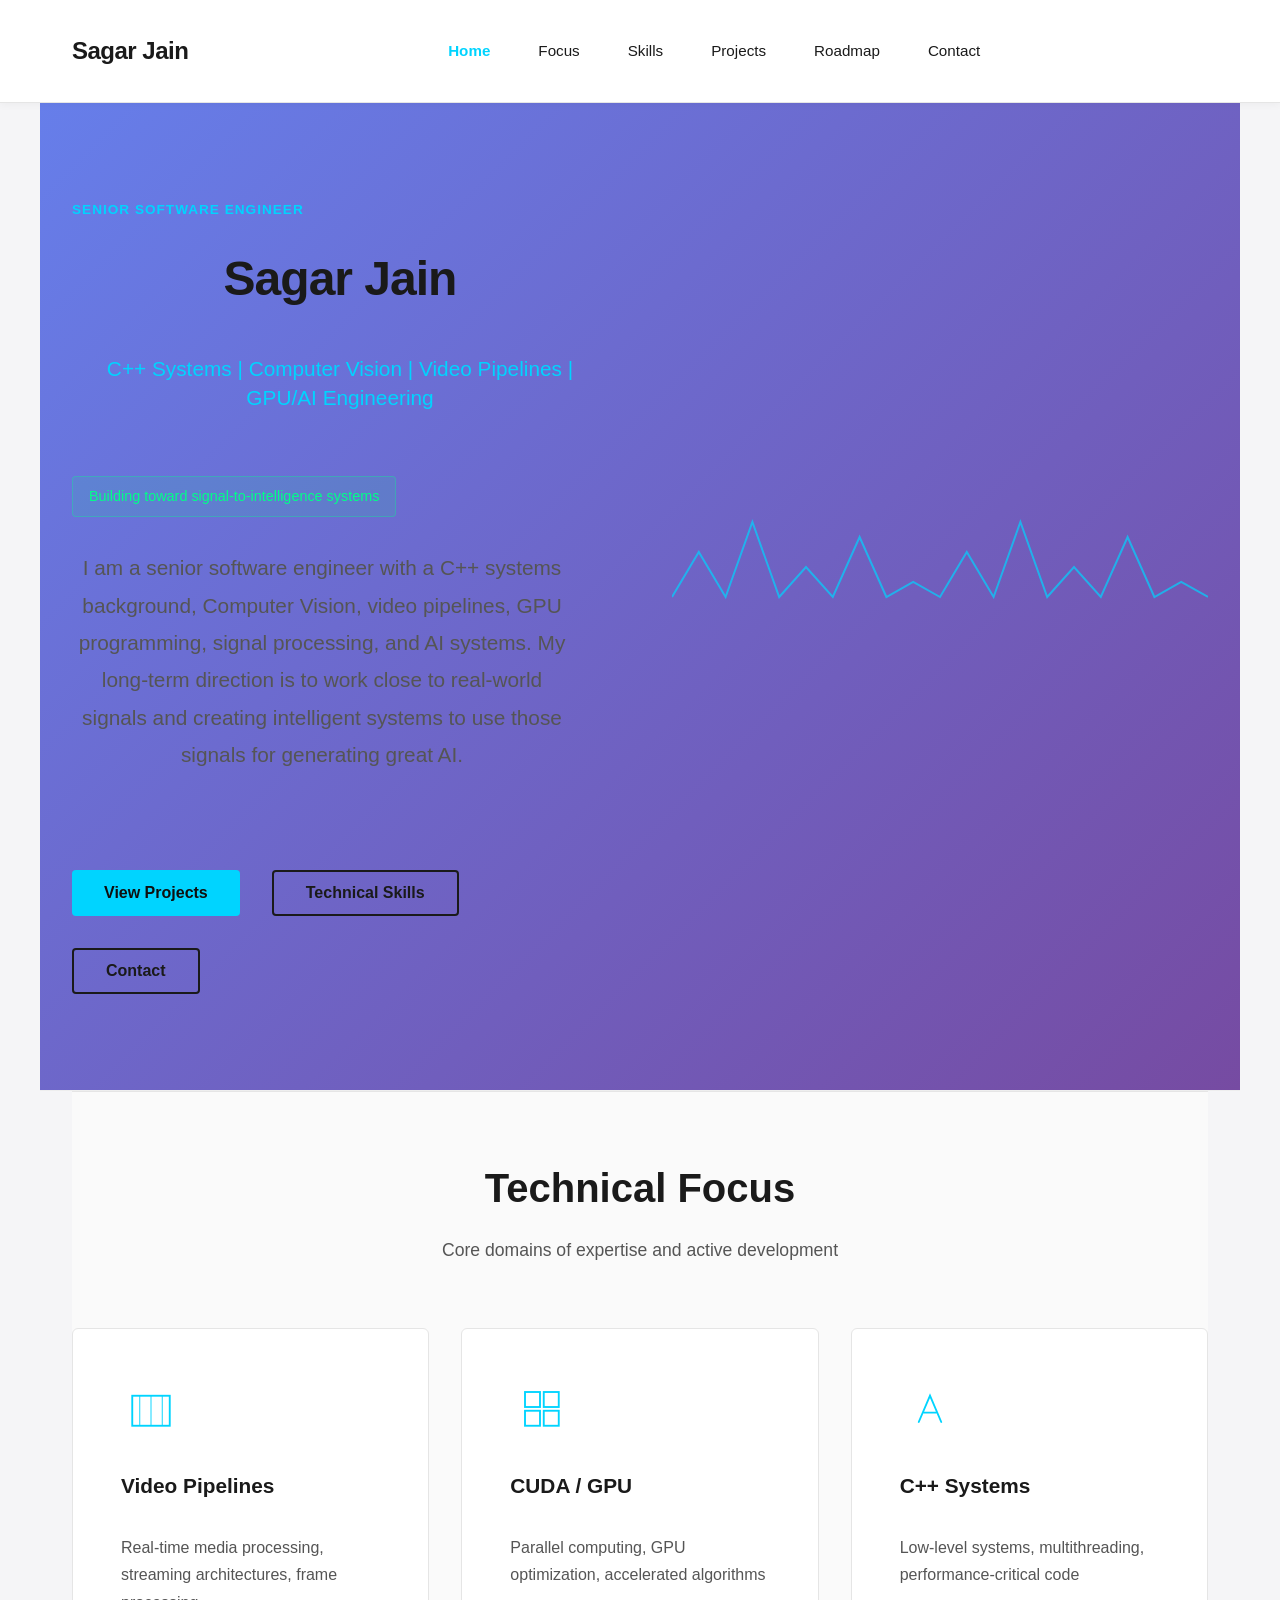
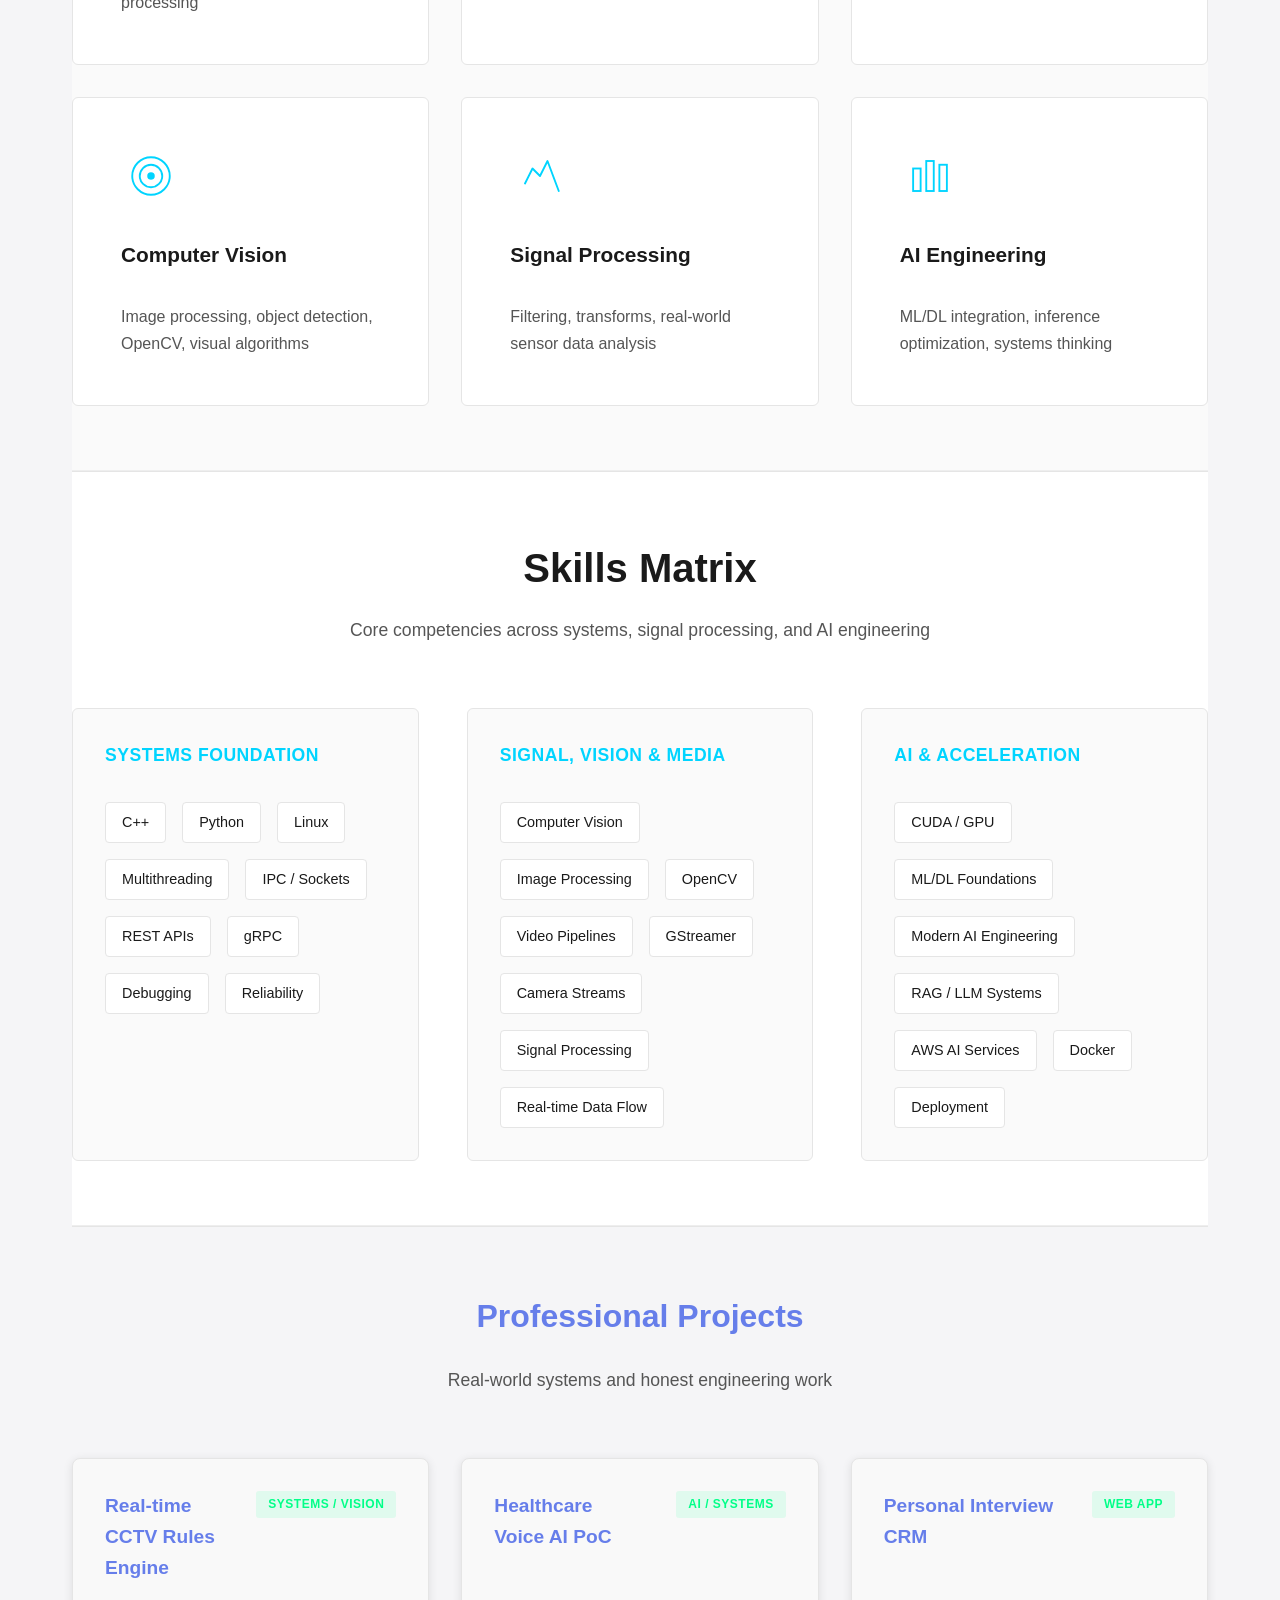
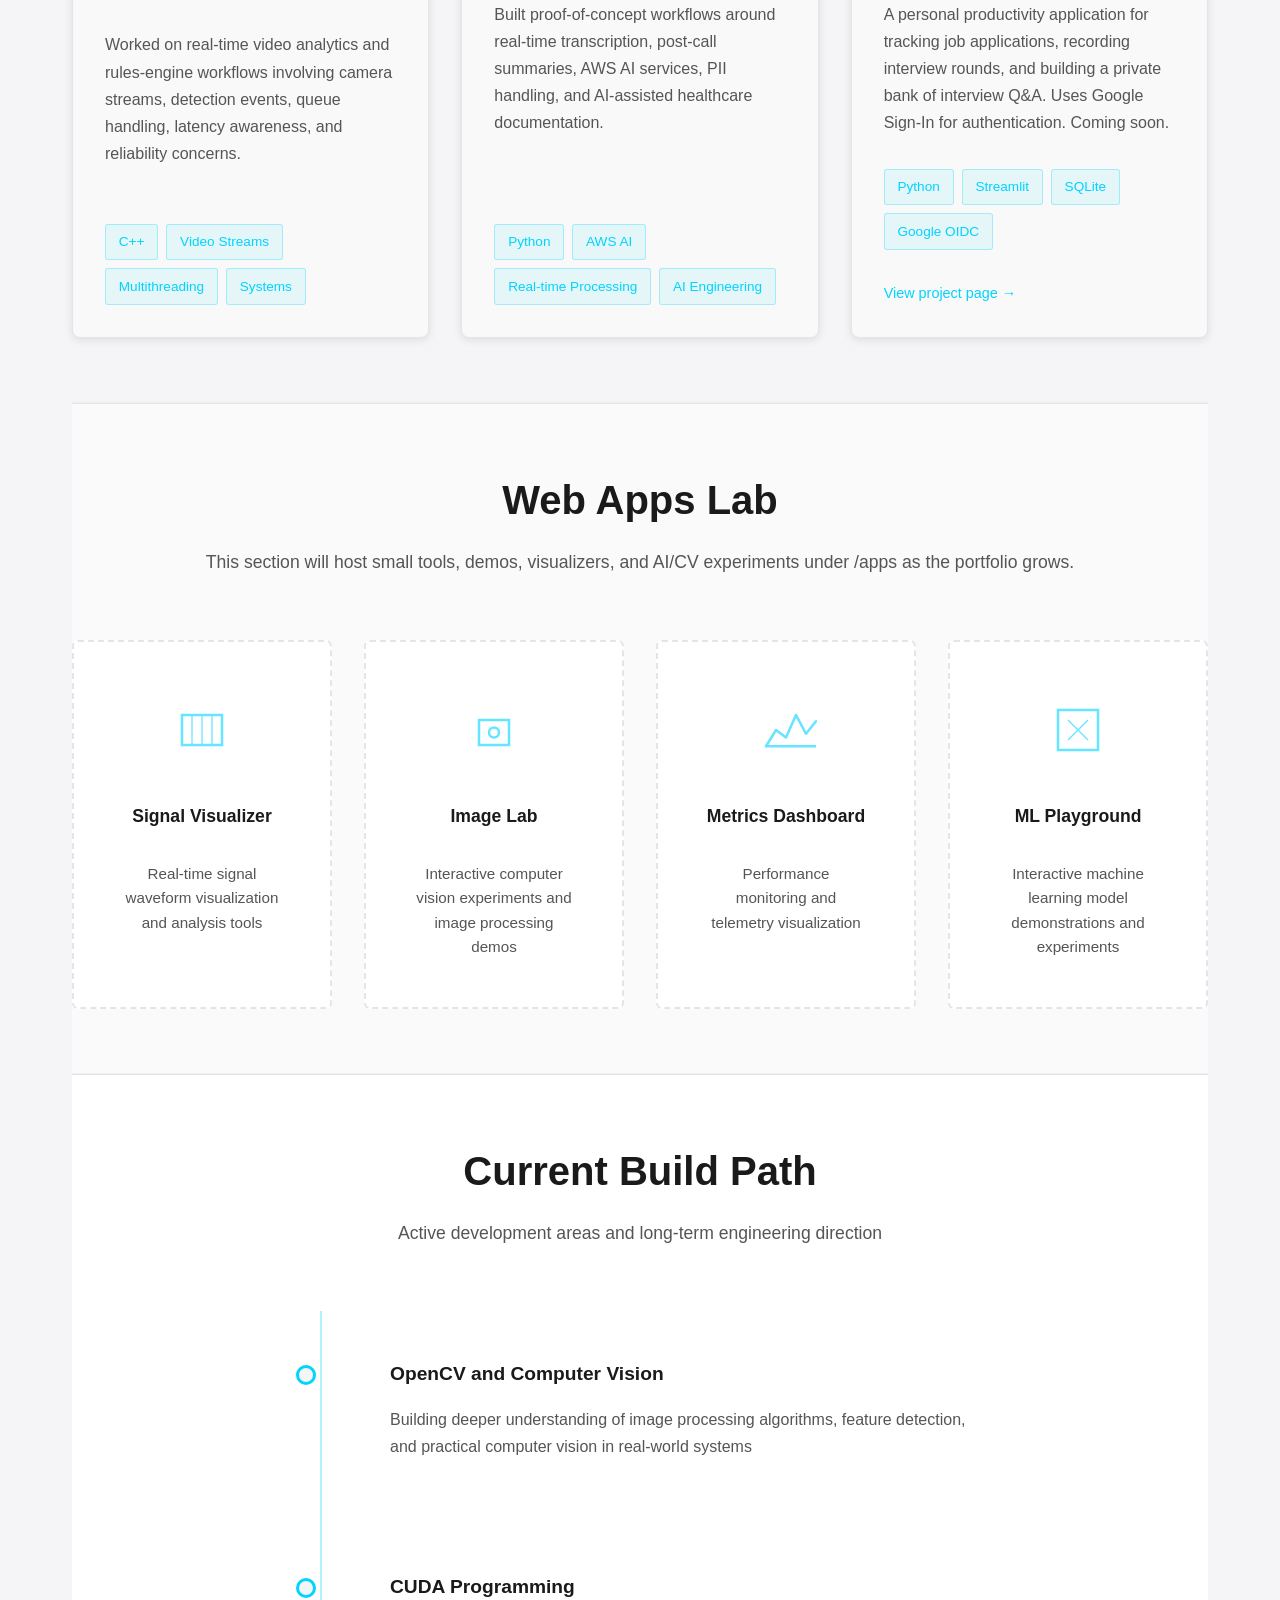
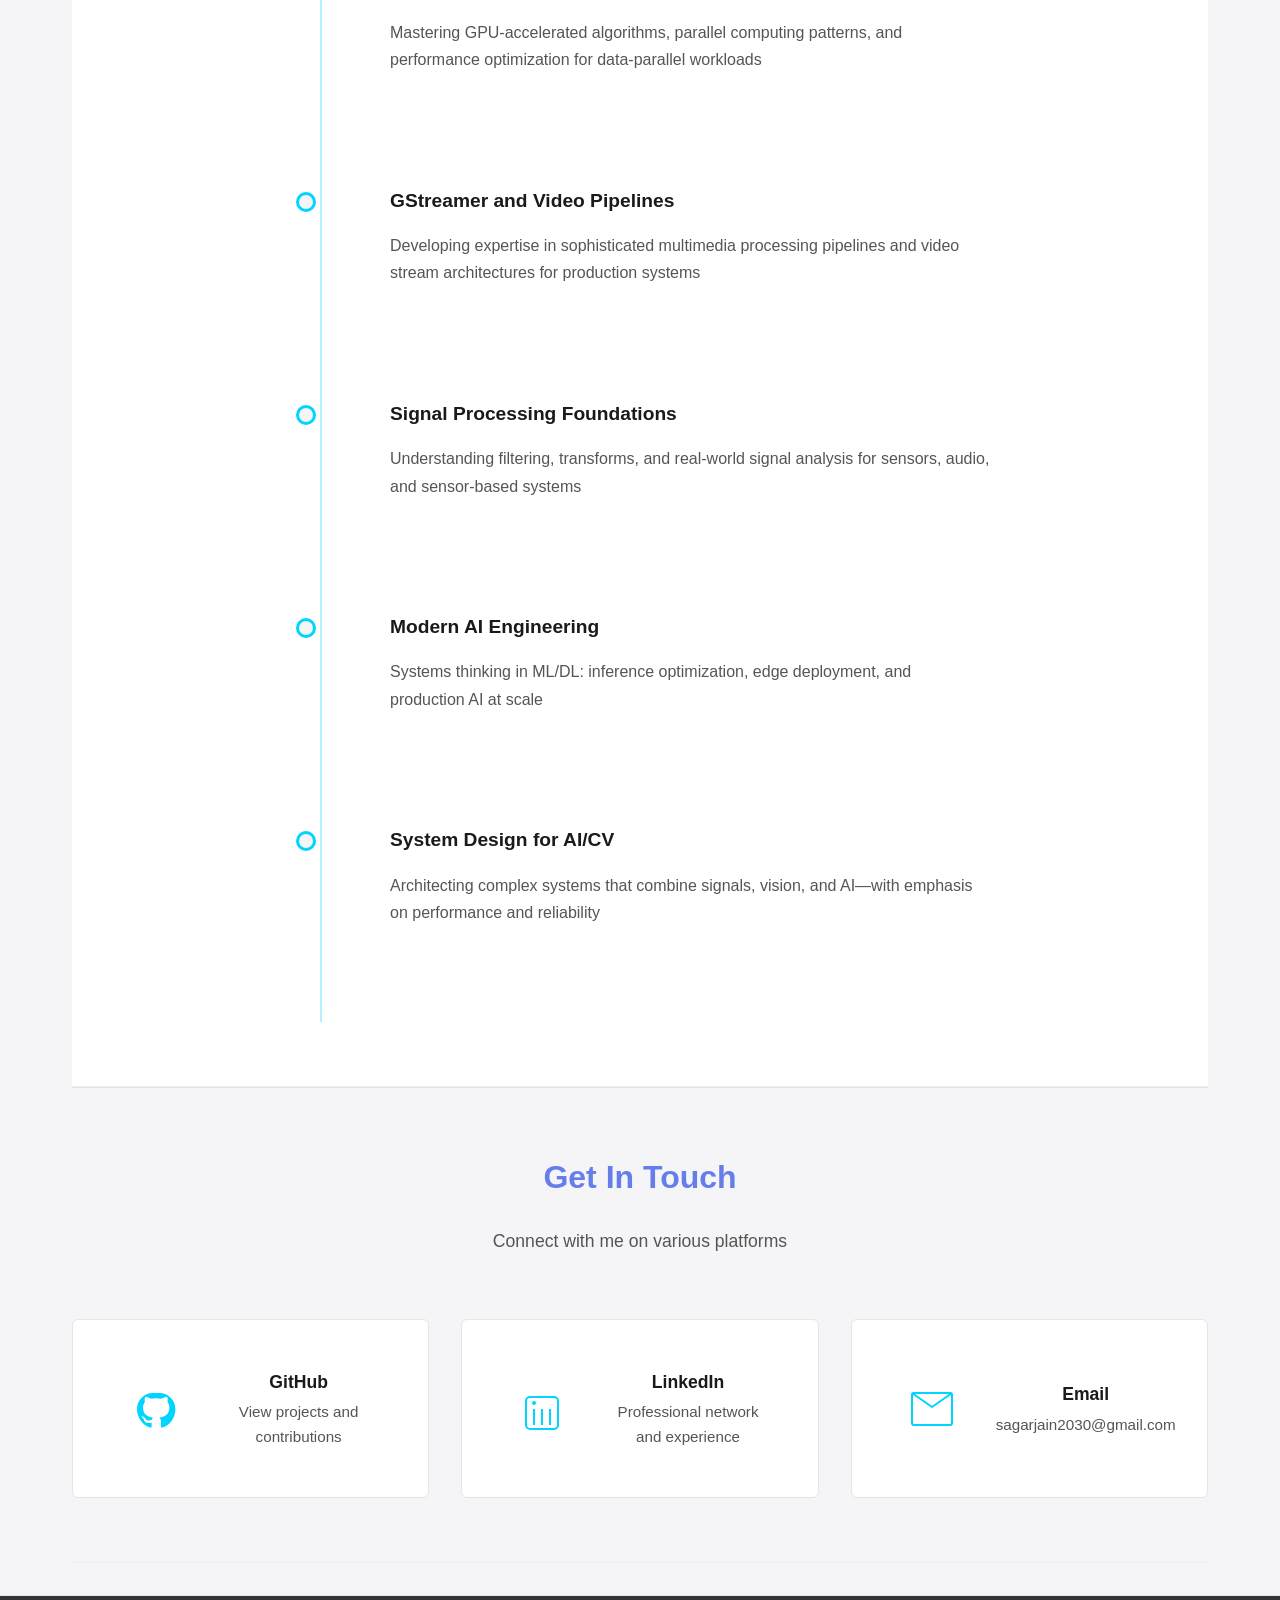
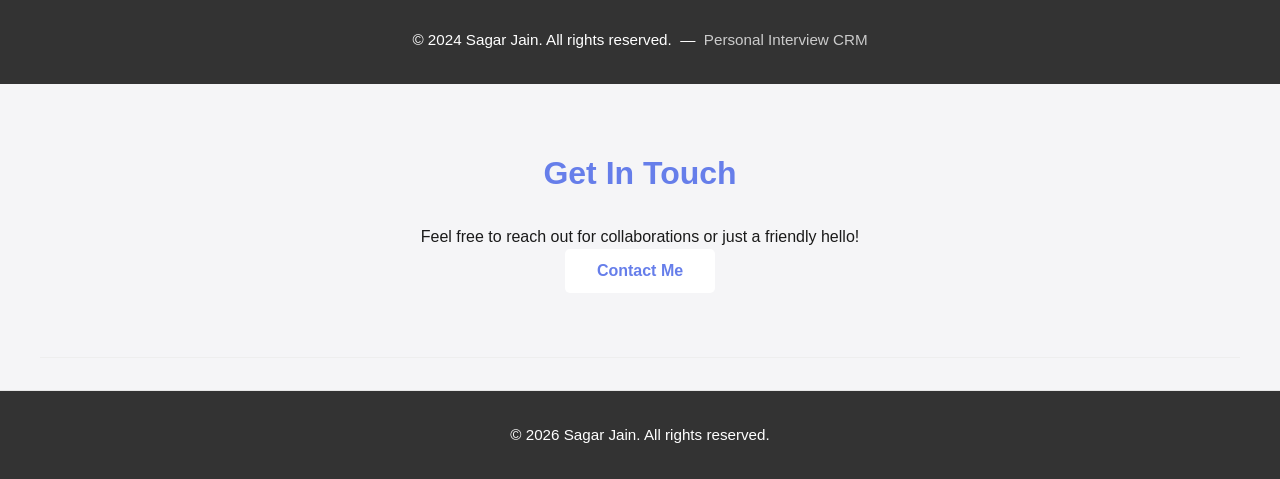
<file: index.html>
<!DOCTYPE html>
<html lang="en">
<head>
    <meta charset="UTF-8">
    <meta name="viewport" content="width=device-width, initial-scale=1.0">
    <title>Sagar Jain - Signal-to-Intelligence Engineer</title>
    <link rel="stylesheet" href="styles.css">
</head>
<body>
    <header>
        <nav class="navbar">
            <div class="logo">Sagar Jain</div>
            <ul class="nav-links">
                <li><a href="#home">Home</a></li>
                <li><a href="#focus">Focus</a></li>
                <li><a href="#skills">Skills</a></li>
                <li><a href="#projects">Projects</a></li>
                <li><a href="#roadmap">Roadmap</a></li>
                <li><a href="#contact">Contact</a></li>
            </ul>
            <button class="menu-toggle" aria-label="Toggle navigation menu">
                <span></span>
                <span></span>
                <span></span>
            </button>
        </nav>
    </header>

    <main>
        <!-- Hero Section -->
        <section id="home" class="hero">
            <div class="hero-content">
                <div class="hero-label">Senior Software Engineer</div>
                <h1>Sagar Jain</h1>
                <p class="hero-tagline">C++ Systems | Computer Vision | Video Pipelines | GPU/AI Engineering</p>
                <div class="hero-direction-badge">Building toward signal-to-intelligence systems</div>
                <p class="hero-intro">I am a senior software engineer with a C++ systems background, Computer Vision, video pipelines, GPU programming, signal processing, and AI systems. My long-term direction is to work close to real-world signals and creating intelligent systems to use those signals for generating great AI.</p>
                <div class="hero-buttons">
                    <button class="btn btn-primary" data-target="#projects">View Projects</button>
                    <button class="btn btn-secondary" data-target="#skills">Technical Skills</button>
                    <button class="btn btn-secondary" data-target="#contact">Contact</button>
                </div>
            </div>
            <div class="hero-visual">
                <svg class="signal-wave" viewBox="0 0 400 100" preserveAspectRatio="none">
                    <polyline points="0,50 20,35 40,50 60,25 80,50 100,40 120,50 140,30 160,50 180,45 200,50 220,35 240,50 260,25 280,50 300,40 320,50 340,30 360,50 380,45 400,50" 
                              fill="none" stroke="currentColor" stroke-width="2" vector-effect="non-scaling-stroke"/>
                </svg>
            </div>
        </section>

        <!-- Technical Focus Section -->
        <section id="focus" class="technical-focus">
            <div class="section-header">
                <h2>Technical Focus</h2>
                <p>Core domains of expertise and active development</p>
            </div>
            <div class="focus-grid">
                <div class="focus-card">
                    <div class="focus-icon">
                        <svg viewBox="0 0 64 64">
                            <rect x="12" y="20" width="40" height="32" fill="none" stroke="currentColor" stroke-width="2"/>
                            <line x1="20" y1="20" x2="20" y2="52" stroke="currentColor" stroke-width="1"/>
                            <line x1="32" y1="20" x2="32" y2="52" stroke="currentColor" stroke-width="1"/>
                            <line x1="44" y1="20" x2="44" y2="52" stroke="currentColor" stroke-width="1"/>
                        </svg>
                    </div>
                    <h3>Video Pipelines</h3>
                    <p>Real-time media processing, streaming architectures, frame processing</p>
                </div>
                <div class="focus-card">
                    <div class="focus-icon">
                        <svg viewBox="0 0 64 64">
                            <rect x="16" y="16" width="16" height="16" fill="none" stroke="currentColor" stroke-width="2"/>
                            <rect x="36" y="16" width="16" height="16" fill="none" stroke="currentColor" stroke-width="2"/>
                            <rect x="16" y="36" width="16" height="16" fill="none" stroke="currentColor" stroke-width="2"/>
                            <rect x="36" y="36" width="16" height="16" fill="none" stroke="currentColor" stroke-width="2"/>
                        </svg>
                    </div>
                    <h3>CUDA / GPU</h3>
                    <p>Parallel computing, GPU optimization, accelerated algorithms</p>
                </div>
                <div class="focus-card">
                    <div class="focus-icon">
                        <svg viewBox="0 0 64 64">
                            <path d="M 20 48 L 32 20 L 44 48 M 26 38 L 38 38" fill="none" stroke="currentColor" stroke-width="2" stroke-linecap="round"/>
                        </svg>
                    </div>
                    <h3>C++ Systems</h3>
                    <p>Low-level systems, multithreading, performance-critical code</p>
                </div>
                <div class="focus-card">
                    <div class="focus-icon">
                        <svg viewBox="0 0 64 64">
                            <circle cx="32" cy="32" r="20" fill="none" stroke="currentColor" stroke-width="2"/>
                            <circle cx="32" cy="32" r="12" fill="none" stroke="currentColor" stroke-width="2"/>
                            <circle cx="32" cy="32" r="4" fill="currentColor"/>
                        </svg>
                    </div>
                    <h3>Computer Vision</h3>
                    <p>Image processing, object detection, OpenCV, visual algorithms</p>
                </div>
                <div class="focus-card">
                    <div class="focus-icon">
                        <svg viewBox="0 0 64 64">
                            <polyline points="16,40 24,24 32,32 40,16 52,48" fill="none" stroke="currentColor" stroke-width="2" stroke-linecap="round" stroke-linejoin="round"/>
                        </svg>
                    </div>
                    <h3>Signal Processing</h3>
                    <p>Filtering, transforms, real-world sensor data analysis</p>
                </div>
                <div class="focus-card">
                    <div class="focus-icon">
                        <svg viewBox="0 0 64 64">
                            <rect x="14" y="24" width="8" height="24" fill="none" stroke="currentColor" stroke-width="2"/>
                            <rect x="28" y="16" width="8" height="32" fill="none" stroke="currentColor" stroke-width="2"/>
                            <rect x="42" y="20" width="8" height="28" fill="none" stroke="currentColor" stroke-width="2"/>
                        </svg>
                    </div>
                    <h3>AI Engineering</h3>
                    <p>ML/DL integration, inference optimization, systems thinking</p>
                </div>
            </div>
        </section>

        <!-- Skills Matrix Section -->
        <section id="skills" class="skills-matrix">
            <div class="section-header">
                <h2>Skills Matrix</h2>
                <p>Core competencies across systems, signal processing, and AI engineering</p>
            </div>
            <div class="skills-container">
                <div class="skill-group">
                    <h3>Systems Foundation</h3>
                    <div class="skill-tags">
                        <span class="skill-tag">C++</span>
                        <span class="skill-tag">Python</span>
                        <span class="skill-tag">Linux</span>
                        <span class="skill-tag">Multithreading</span>
                        <span class="skill-tag">IPC / Sockets</span>
                        <span class="skill-tag">REST APIs</span>
                        <span class="skill-tag">gRPC</span>
                        <span class="skill-tag">Debugging</span>
                        <span class="skill-tag">Reliability</span>
                    </div>
                </div>
                <div class="skill-group">
                    <h3>Signal, Vision & Media</h3>
                    <div class="skill-tags">
                        <span class="skill-tag">Computer Vision</span>
                        <span class="skill-tag">Image Processing</span>
                        <span class="skill-tag">OpenCV</span>
                        <span class="skill-tag">Video Pipelines</span>
                        <span class="skill-tag">GStreamer</span>
                        <span class="skill-tag">Camera Streams</span>
                        <span class="skill-tag">Signal Processing</span>
                        <span class="skill-tag">Real-time Data Flow</span>
                    </div>
                </div>
                <div class="skill-group">
                    <h3>AI & Acceleration</h3>
                    <div class="skill-tags">
                        <span class="skill-tag">CUDA / GPU</span>
                        <span class="skill-tag">ML/DL Foundations</span>
                        <span class="skill-tag">Modern AI Engineering</span>
                        <span class="skill-tag">RAG / LLM Systems</span>
                        <span class="skill-tag">AWS AI Services</span>
                        <span class="skill-tag">Docker</span>
                        <span class="skill-tag">Deployment</span>
                    </div>
                </div>
            </div>
        </section>

        <!-- Projects Section -->
        <section id="projects" class="projects">
            <div class="section-header">
                <h2>Professional Projects</h2>
                <p>Real-world systems and honest engineering work</p>
            </div>
            <div class="projects-grid">
                <div class="project-card">
                    <div class="project-header">
                        <h3>Real-time CCTV Rules Engine</h3>
                        <span class="project-type">Systems / Vision</span>
                    </div>
                    <p>Worked on real-time video analytics and rules-engine workflows involving camera streams, detection events, queue handling, latency awareness, and reliability concerns.</p>
                    <div class="project-tags">
                        <span>C++</span>
                        <span>Video Streams</span>
                        <span>Multithreading</span>
                        <span>Systems</span>
                    </div>
                </div>
                <div class="project-card">
                    <div class="project-header">
                        <h3>Healthcare Voice AI PoC</h3>
                        <span class="project-type">AI / Systems</span>
                    </div>
                    <p>Built proof-of-concept workflows around real-time transcription, post-call summaries, AWS AI services, PII handling, and AI-assisted healthcare documentation.</p>
                    <div class="project-tags">
                        <span>Python</span>
                        <span>AWS AI</span>
                        <span>Real-time Processing</span>
                        <span>AI Engineering</span>
                    </div>
                </div>
                <div class="project-card">
                    <div class="project-header">
                        <h3>Personal Interview CRM</h3>
                        <span class="project-type">Web App</span>
                    </div>
                    <p>A personal productivity application for tracking job applications, recording interview rounds, and building a private bank of interview Q&amp;A. Uses Google Sign-In for authentication. Coming soon.</p>
                    <div class="project-tags">
                        <span>Python</span>
                        <span>Streamlit</span>
                        <span>SQLite</span>
                        <span>Google OIDC</span>
                    </div>
                    <a href="/interview-crm" style="color: var(--accent-cyan); font-size: 0.9rem; text-decoration: none; margin-top: auto;">View project page →</a>
                </div>
            </div>
        </section>

        <!-- Web Apps Lab Section -->
        <section id="apps" class="apps-lab">
            <div class="section-header">
                <h2>Web Apps Lab</h2>
                <p>This section will host small tools, demos, visualizers, and AI/CV experiments under /apps as the portfolio grows.</p>
            </div>
            <div class="apps-grid">
                <div class="app-placeholder">
                    <div class="app-icon">
                        <svg viewBox="0 0 64 64">
                            <rect x="16" y="20" width="32" height="24" fill="none" stroke="currentColor" stroke-width="2"/>
                            <line x1="24" y1="20" x2="24" y2="44" stroke="currentColor" stroke-width="1"/>
                            <line x1="32" y1="20" x2="32" y2="44" stroke="currentColor" stroke-width="1"/>
                            <line x1="40" y1="20" x2="40" y2="44" stroke="currentColor" stroke-width="1"/>
                        </svg>
                    </div>
                    <h3>Signal Visualizer</h3>
                    <p>Real-time signal waveform visualization and analysis tools</p>
                </div>
                <div class="app-placeholder">
                    <div class="app-icon">
                        <svg viewBox="0 0 64 64">
                            <rect x="20" y="24" width="24" height="20" fill="none" stroke="currentColor" stroke-width="2"/>
                            <circle cx="32" cy="34" r="4" fill="none" stroke="currentColor" stroke-width="2"/>
                        </svg>
                    </div>
                    <h3>Image Lab</h3>
                    <p>Interactive computer vision experiments and image processing demos</p>
                </div>
                <div class="app-placeholder">
                    <div class="app-icon">
                        <svg viewBox="0 0 64 64">
                            <polyline points="16,45 24,32 32,38 40,20 48,35 56,25" fill="none" stroke="currentColor" stroke-width="2" stroke-linecap="round" stroke-linejoin="round"/>
                            <line x1="16" y1="45" x2="56" y2="45" stroke="currentColor" stroke-width="2"/>
                        </svg>
                    </div>
                    <h3>Metrics Dashboard</h3>
                    <p>Performance monitoring and telemetry visualization</p>
                </div>
                <div class="app-placeholder">
                    <div class="app-icon">
                        <svg viewBox="0 0 64 64">
                            <rect x="16" y="16" width="32" height="32" fill="none" stroke="currentColor" stroke-width="2"/>
                            <line x1="24" y1="24" x2="40" y2="40" stroke="currentColor" stroke-width="1"/>
                            <line x1="40" y1="24" x2="24" y2="40" stroke="currentColor" stroke-width="1"/>
                        </svg>
                    </div>
                    <h3>ML Playground</h3>
                    <p>Interactive machine learning model demonstrations and experiments</p>
                </div>
            </div>
        </section>

        <!-- Learning Roadmap Section -->
        <section id="roadmap" class="learning-roadmap">
            <div class="section-header">
                <h2>Current Build Path</h2>
                <p>Active development areas and long-term engineering direction</p>
            </div>
            <div class="roadmap-container">
                <div class="roadmap-item">
                    <div class="roadmap-marker"></div>
                    <div class="roadmap-content">
                        <h3>OpenCV and Computer Vision</h3>
                        <p>Building deeper understanding of image processing algorithms, feature detection, and practical computer vision in real-world systems</p>
                    </div>
                </div>
                <div class="roadmap-item">
                    <div class="roadmap-marker"></div>
                    <div class="roadmap-content">
                        <h3>CUDA Programming</h3>
                        <p>Mastering GPU-accelerated algorithms, parallel computing patterns, and performance optimization for data-parallel workloads</p>
                    </div>
                </div>
                <div class="roadmap-item">
                    <div class="roadmap-marker"></div>
                    <div class="roadmap-content">
                        <h3>GStreamer and Video Pipelines</h3>
                        <p>Developing expertise in sophisticated multimedia processing pipelines and video stream architectures for production systems</p>
                    </div>
                </div>
                <div class="roadmap-item">
                    <div class="roadmap-marker"></div>
                    <div class="roadmap-content">
                        <h3>Signal Processing Foundations</h3>
                        <p>Understanding filtering, transforms, and real-world signal analysis for sensors, audio, and sensor-based systems</p>
                    </div>
                </div>
                <div class="roadmap-item">
                    <div class="roadmap-marker"></div>
                    <div class="roadmap-content">
                        <h3>Modern AI Engineering</h3>
                        <p>Systems thinking in ML/DL: inference optimization, edge deployment, and production AI at scale</p>
                    </div>
                </div>
                <div class="roadmap-item">
                    <div class="roadmap-marker"></div>
                    <div class="roadmap-content">
                        <h3>System Design for AI/CV</h3>
                        <p>Architecting complex systems that combine signals, vision, and AI—with emphasis on performance and reliability</p>
                    </div>
                </div>
            </div>
        </section>

        <!-- Contact Section -->
        <section id="contact" class="contact">
            <div class="section-header">
                <h2>Get In Touch</h2>
                <p>Connect with me on various platforms</p>
            </div>
            <div class="contact-grid">
                <a href="https://github.com" class="contact-card" target="_blank" rel="noopener noreferrer">
                    <div class="contact-icon">
                        <svg viewBox="0 0 64 64">
                            <path d="M32,16 C23.2,16 16,23.2 16,32 C16,40.8 21.6,48.2 29.2,50.6 C30.2,50.8 30.6,50.2 30.6,49.6 L30.6,45.8 C24.4,47.2 23.2,43.4 23.2,43.4 C22.4,41 21.2,40.4 21.2,40.4 C19.6,39.2 21.2,39.2 21.2,39.2 C23,39.4 24,41.2 24,41.2 C25.6,44.2 28.4,43.6 30.8,43 C30.8,41.8 31.4,41 32,40.4 C27.2,39.8 22,37.8 22,30.4 C22,28.2 22.8,26.4 24,25 C23.8,24.4 23.2,22.4 24.2,20 C24.2,20 25.6,19.4 30.6,21.8 C32,21.4 33.6,21.2 35.2,21.2 C36.8,21.2 38.4,21.4 39.8,21.8 C44.8,19.4 46.2,20 46.2,20 C47.2,22.4 46.6,24.4 46.4,25 C47.6,26.4 48.4,28.2 48.4,30.4 C48.4,37.8 43.2,39.8 38.4,40.4 C39.2,41.2 40,42.6 40,44.8 L40,49.6 C40,50.2 40.4,50.8 41.4,50.6 C49,48.2 54.4,40.8 54.4,32 C54.4,23.2 47.2,16 38.4,16 Z" fill="currentColor"/>
                        </svg>
                    </div>
                    <div class="contact-info">
                        <h3>GitHub</h3>
                        <p>View projects and contributions</p>
                    </div>
                </a>
                <a href="https://linkedin.com" class="contact-card" target="_blank" rel="noopener noreferrer">
                    <div class="contact-icon">
                        <svg viewBox="0 0 64 64">
                            <rect x="16" y="20" width="32" height="32" rx="4" fill="none" stroke="currentColor" stroke-width="2"/>
                            <line x1="24" y1="32" x2="24" y2="48" stroke="currentColor" stroke-width="2"/>
                            <line x1="32" y1="32" x2="32" y2="48" stroke="currentColor" stroke-width="2"/>
                            <line x1="40" y1="32" x2="40" y2="48" stroke="currentColor" stroke-width="2"/>
                            <circle cx="24" cy="26" r="2" fill="currentColor"/>
                        </svg>
                    </div>
                    <div class="contact-info">
                        <h3>LinkedIn</h3>
                        <p>Professional network and experience</p>
                    </div>
                </a>
                <a href="mailto:sagarjain2030@gmail.com" class="contact-card">
                    <div class="contact-icon">
                        <svg viewBox="0 0 64 64">
                            <rect x="12" y="16" width="40" height="32" fill="none" stroke="currentColor" stroke-width="2" rx="2"/>
                            <polyline points="12,16 32,30 52,16" fill="none" stroke="currentColor" stroke-width="2" stroke-linejoin="round"/>
                        </svg>
                    </div>
                    <div class="contact-info">
                        <h3>Email</h3>
                        <p>sagarjain2030@gmail.com</p>
                    </div>
                </a>
            </div>
        </section>
    </main>

    <footer>
        <p>
            &copy; 2024 Sagar Jain. All rights reserved. &nbsp;&mdash;&nbsp;
            <a href="/interview-crm" style="color: rgba(255,255,255,0.75); text-decoration: none;">Personal Interview CRM</a>
        </p>
    </footer>

    <script src="script.js"></script>
</body>
</html>
            </div>
        </section>

        <section id="contact" class="contact">
            <h2>Get In Touch</h2>
            <p>Feel free to reach out for collaborations or just a friendly hello!</p>
            <button class="cta-button">Contact Me</button>
        </section>
    </main>

    <footer>
        <p>&copy; 2026 Sagar Jain. All rights reserved.</p>
    </footer>

    <script src="script.js"></script>
</body>
</html>
</file>
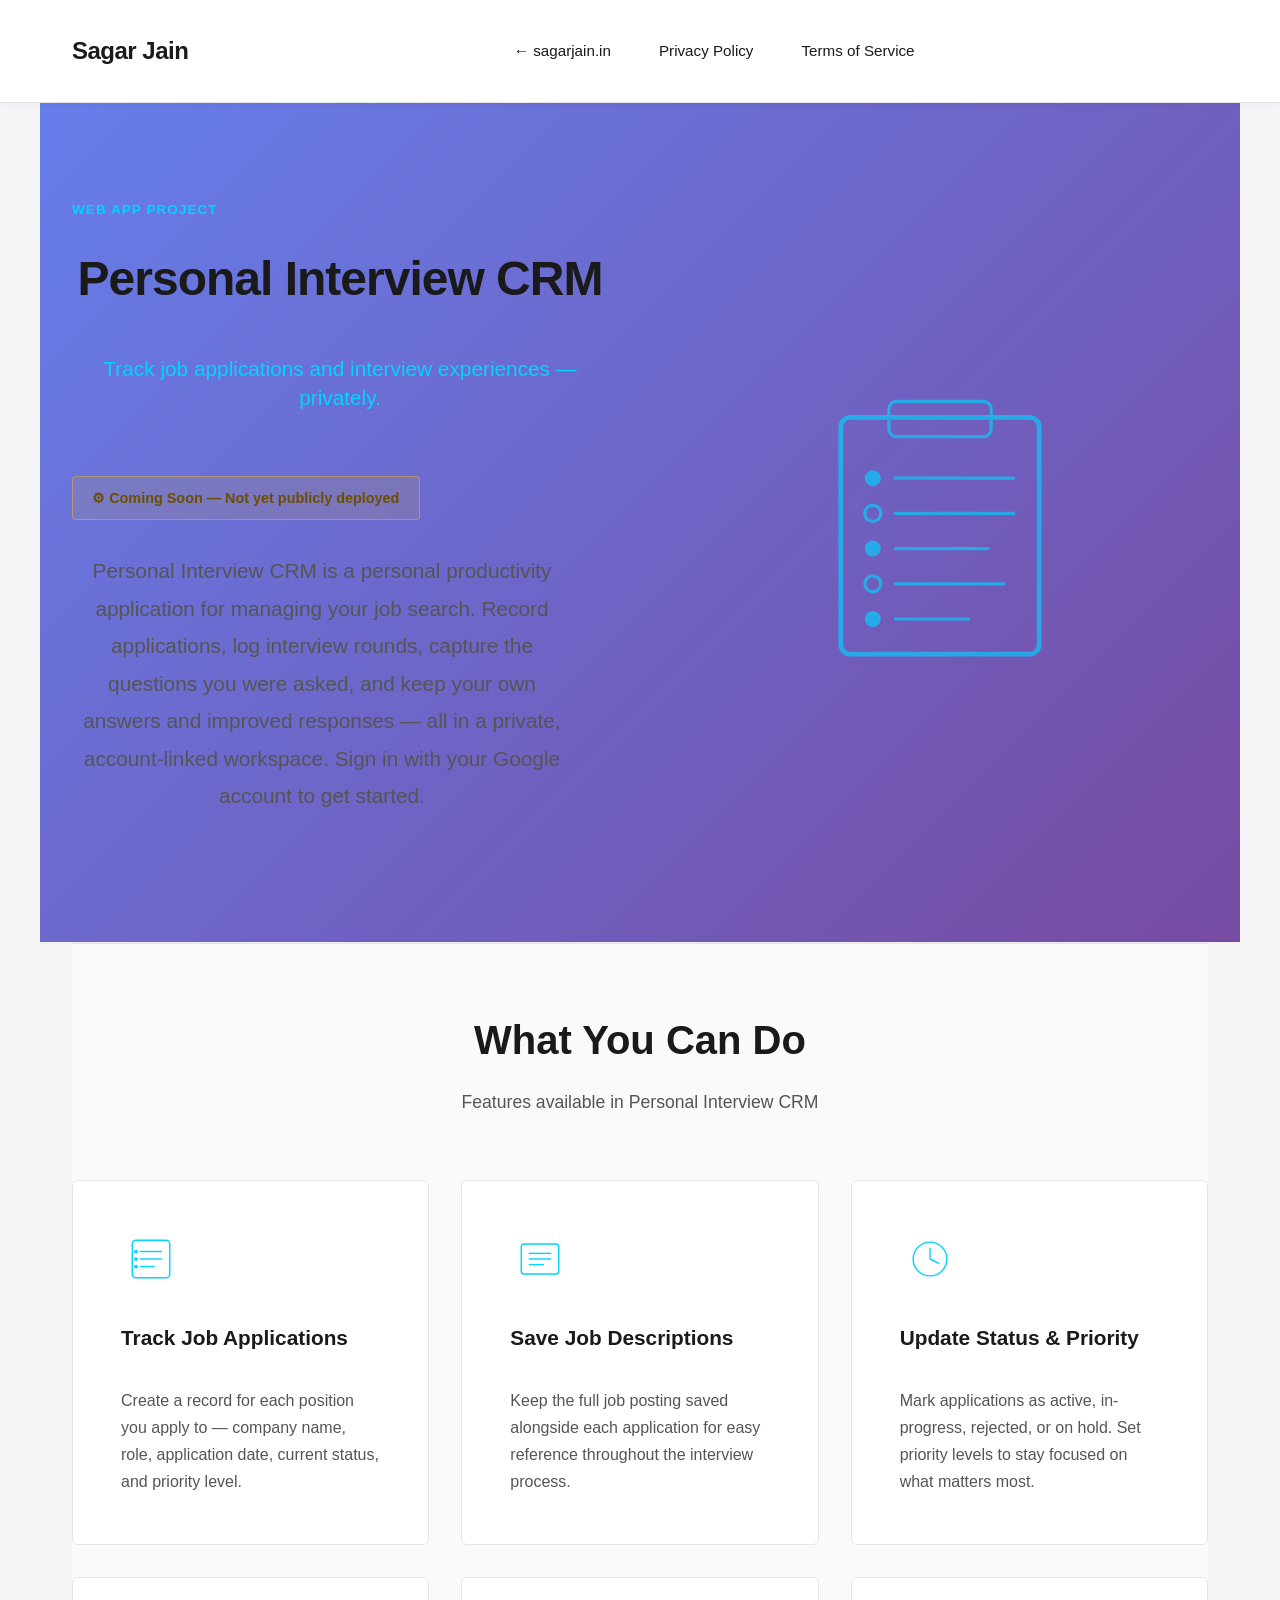
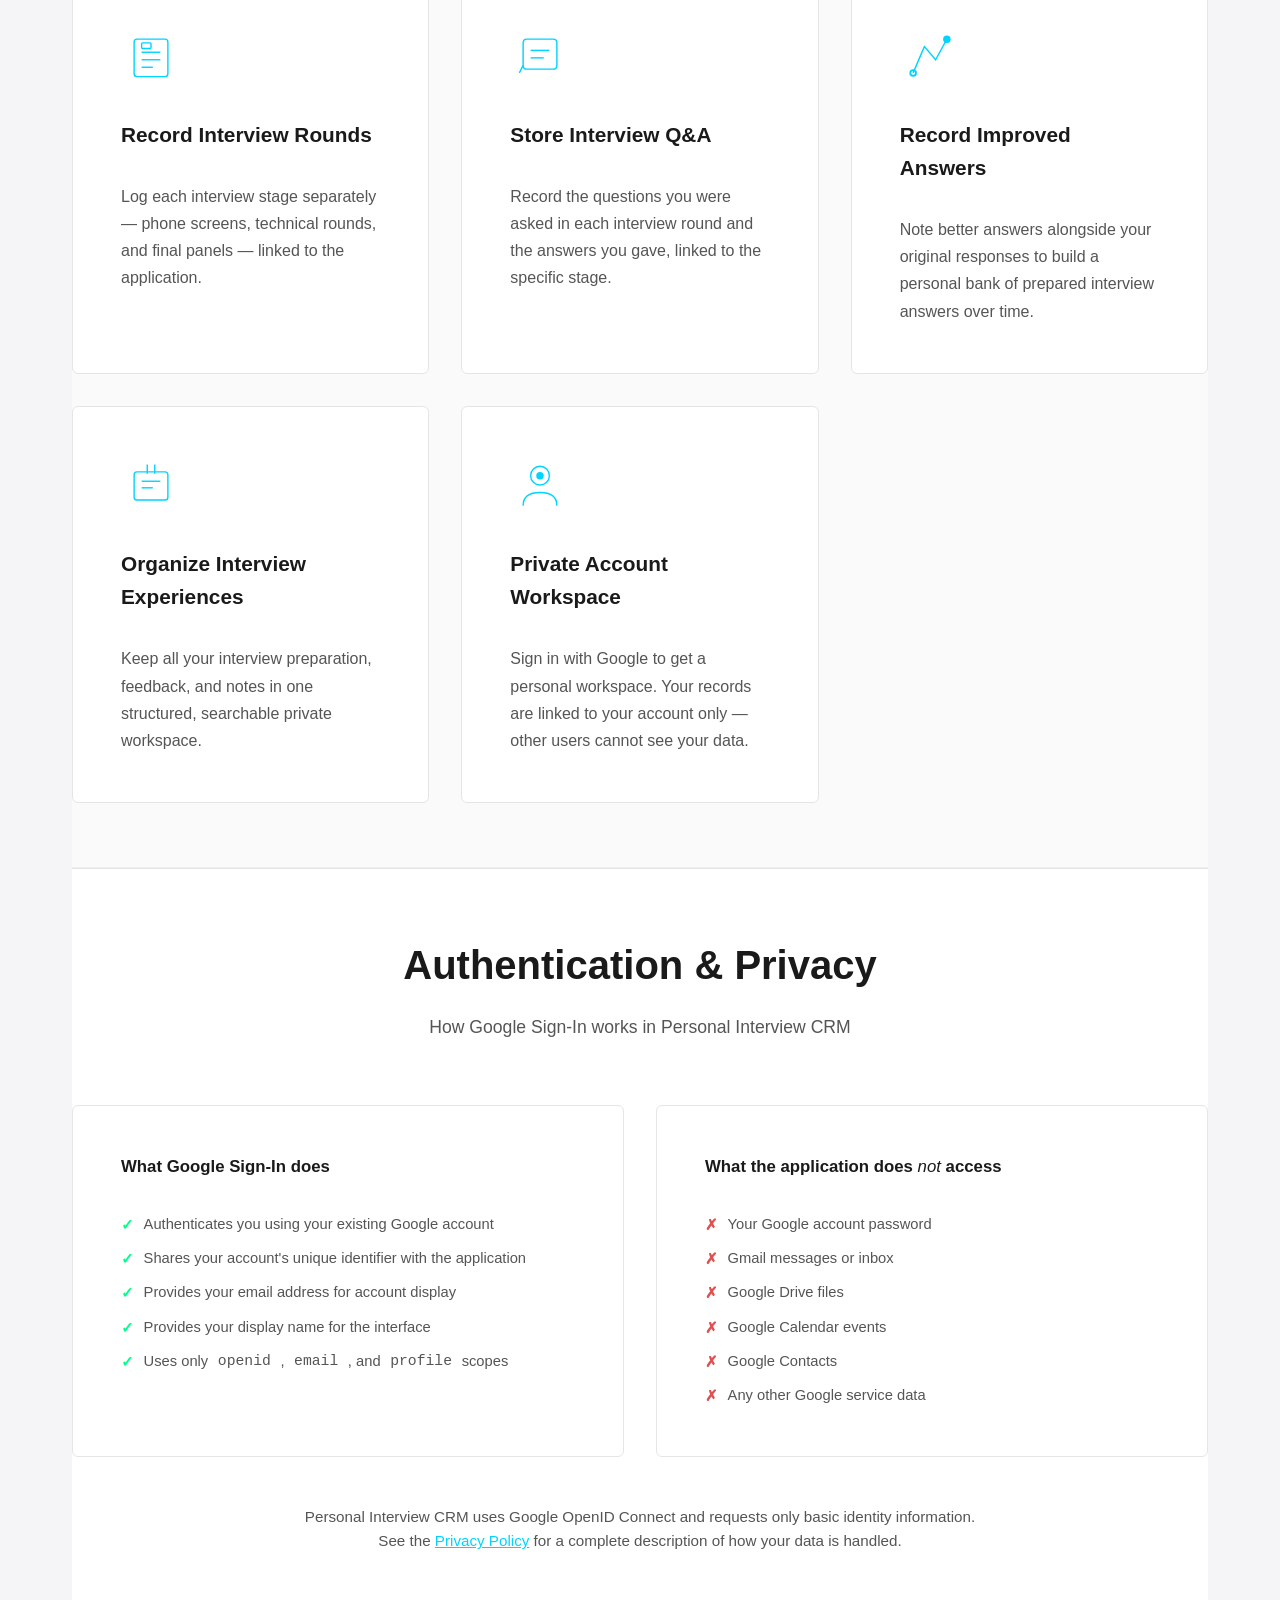
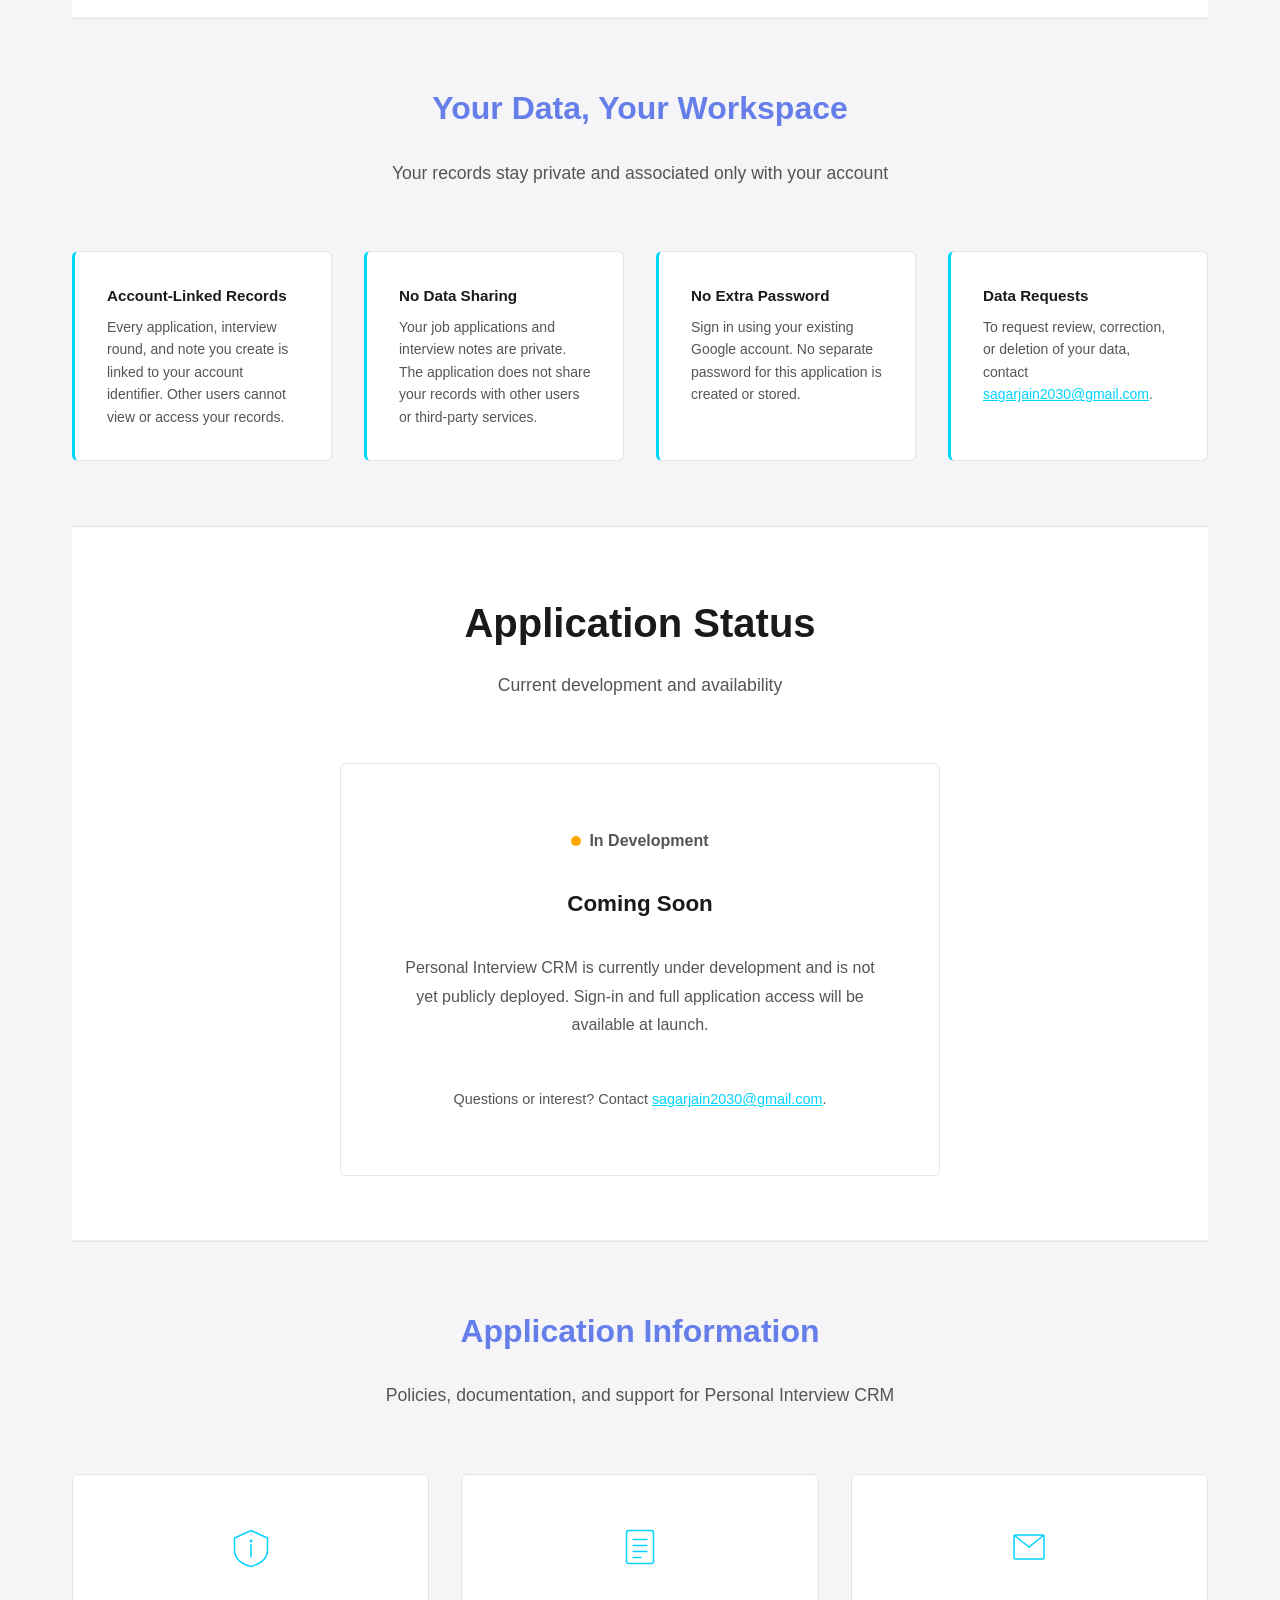
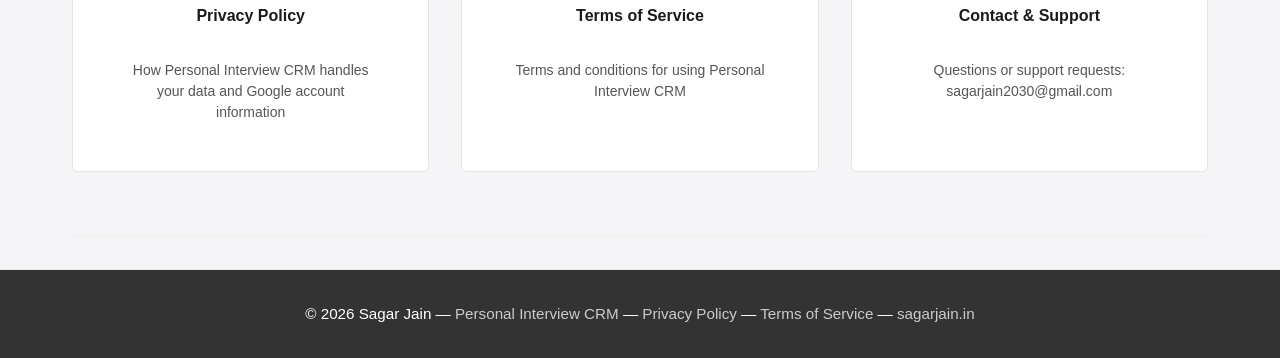
<file: interview-crm/index.html>
<!DOCTYPE html>
<html lang="en">
<head>
    <meta charset="UTF-8">
    <meta name="viewport" content="width=device-width, initial-scale=1.0">
    <title>Personal Interview CRM — Track Job Applications &amp; Interviews | Sagar Jain</title>
    <meta name="description" content="Personal Interview CRM is a private workspace for tracking job applications, recording interview rounds, and storing interview questions and answers. Sign in with Google.">
    <link rel="stylesheet" href="/styles.css">
</head>
<body>

    <!--
        APP URL CONFIGURATION
        =====================
        When Personal Interview CRM is publicly deployed on Railway, search for
        data-app-url="COMING_SOON" and update it to the live URL.
        Also replace the "Coming Soon" status section with a working launch button.
        Current status: Application not yet publicly deployed.
    -->

    <header>
        <nav class="navbar">
            <a href="/" class="logo">Sagar Jain</a>
            <ul class="nav-links">
                <li><a href="/">← sagarjain.in</a></li>
                <li><a href="/interview-crm/privacy">Privacy Policy</a></li>
                <li><a href="/interview-crm/terms">Terms of Service</a></li>
            </ul>
            <button class="menu-toggle" aria-label="Toggle navigation menu">
                <span></span>
                <span></span>
                <span></span>
            </button>
        </nav>
    </header>

    <main>

        <!-- ===== Hero Section ===== -->
        <section id="home" class="hero" style="border-top: none;">
            <div class="hero-content">
                <div class="hero-label">Web App Project</div>
                <h1>Personal Interview CRM</h1>
                <p class="hero-tagline">Track job applications and interview experiences — privately.</p>
                <div class="coming-soon-banner">⚙ Coming Soon — Not yet publicly deployed</div>
                <p class="hero-intro">
                    Personal Interview CRM is a personal productivity application for managing your job search.
                    Record applications, log interview rounds, capture the questions you were asked, and keep
                    your own answers and improved responses — all in a private, account-linked workspace.
                    Sign in with your Google account to get started.
                </p>
            </div>
            <div class="hero-visual">
                <svg viewBox="0 0 200 180" xmlns="http://www.w3.org/2000/svg" aria-hidden="true"
                     style="max-width: 320px; width: 100%; color: var(--accent-cyan); opacity: 0.65;">
                    <!-- Clipboard / CRM illustration -->
                    <rect x="38" y="24" width="124" height="148" rx="6" fill="none" stroke="currentColor" stroke-width="3"/>
                    <rect x="68" y="14" width="64" height="22" rx="5" fill="none" stroke="currentColor" stroke-width="2"/>
                    <!-- Row items -->
                    <circle cx="58" cy="62" r="5" fill="currentColor"/>
                    <line x1="72" y1="62" x2="146" y2="62" stroke="currentColor" stroke-width="2" stroke-linecap="round"/>
                    <circle cx="58" cy="84" r="5" fill="none" stroke="currentColor" stroke-width="2"/>
                    <line x1="72" y1="84" x2="146" y2="84" stroke="currentColor" stroke-width="2" stroke-linecap="round"/>
                    <circle cx="58" cy="106" r="5" fill="currentColor"/>
                    <line x1="72" y1="106" x2="130" y2="106" stroke="currentColor" stroke-width="2" stroke-linecap="round"/>
                    <circle cx="58" cy="128" r="5" fill="none" stroke="currentColor" stroke-width="2"/>
                    <line x1="72" y1="128" x2="140" y2="128" stroke="currentColor" stroke-width="2" stroke-linecap="round"/>
                    <circle cx="58" cy="150" r="5" fill="currentColor"/>
                    <line x1="72" y1="150" x2="118" y2="150" stroke="currentColor" stroke-width="2" stroke-linecap="round"/>
                </svg>
            </div>
        </section>

        <!-- ===== Features Section ===== -->
        <section class="technical-focus">
            <div class="section-header">
                <h2>What You Can Do</h2>
                <p>Features available in Personal Interview CRM</p>
            </div>
            <div class="focus-grid">

                <div class="focus-card">
                    <div class="focus-icon">
                        <svg viewBox="0 0 64 64" fill="none" stroke="currentColor" stroke-width="2">
                            <rect x="12" y="12" width="40" height="40" rx="4"/>
                            <line x1="20" y1="24" x2="44" y2="24"/>
                            <line x1="20" y1="32" x2="44" y2="32"/>
                            <line x1="20" y1="40" x2="36" y2="40"/>
                            <circle cx="16" cy="24" r="2" fill="currentColor" stroke="none"/>
                            <circle cx="16" cy="32" r="2" fill="currentColor" stroke="none"/>
                            <circle cx="16" cy="40" r="2" fill="currentColor" stroke="none"/>
                        </svg>
                    </div>
                    <h3>Track Job Applications</h3>
                    <p>Create a record for each position you apply to — company name, role, application date, current status, and priority level.</p>
                </div>

                <div class="focus-card">
                    <div class="focus-icon">
                        <svg viewBox="0 0 64 64" fill="none" stroke="currentColor" stroke-width="2">
                            <rect x="12" y="16" width="40" height="32" rx="3"/>
                            <line x1="20" y1="26" x2="44" y2="26"/>
                            <line x1="20" y1="32" x2="44" y2="32"/>
                            <line x1="20" y1="38" x2="36" y2="38"/>
                        </svg>
                    </div>
                    <h3>Save Job Descriptions</h3>
                    <p>Keep the full job posting saved alongside each application for easy reference throughout the interview process.</p>
                </div>

                <div class="focus-card">
                    <div class="focus-icon">
                        <svg viewBox="0 0 64 64" fill="none" stroke="currentColor" stroke-width="2">
                            <circle cx="32" cy="32" r="18"/>
                            <line x1="32" y1="20" x2="32" y2="32"/>
                            <line x1="32" y1="32" x2="42" y2="37"/>
                        </svg>
                    </div>
                    <h3>Update Status &amp; Priority</h3>
                    <p>Mark applications as active, in-progress, rejected, or on hold. Set priority levels to stay focused on what matters most.</p>
                </div>

                <div class="focus-card">
                    <div class="focus-icon">
                        <svg viewBox="0 0 64 64" fill="none" stroke="currentColor" stroke-width="2">
                            <rect x="14" y="14" width="36" height="40" rx="3"/>
                            <line x1="22" y1="28" x2="42" y2="28"/>
                            <line x1="22" y1="36" x2="42" y2="36"/>
                            <line x1="22" y1="44" x2="34" y2="44"/>
                            <rect x="22" y="18" width="10" height="6" rx="1"/>
                        </svg>
                    </div>
                    <h3>Record Interview Rounds</h3>
                    <p>Log each interview stage separately — phone screens, technical rounds, and final panels — linked to the application.</p>
                </div>

                <div class="focus-card">
                    <div class="focus-icon">
                        <svg viewBox="0 0 64 64" fill="none" stroke="currentColor" stroke-width="2">
                            <path d="M 14 18 L 14 42 Q 14 46 18 46 L 46 46 Q 50 46 50 42 L 50 18 Q 50 14 46 14 L 18 14 Q 14 14 14 18 Z"/>
                            <line x1="22" y1="26" x2="42" y2="26"/>
                            <line x1="22" y1="34" x2="36" y2="34"/>
                            <line x1="14" y1="42" x2="10" y2="50"/>
                        </svg>
                    </div>
                    <h3>Store Interview Q&amp;A</h3>
                    <p>Record the questions you were asked in each interview round and the answers you gave, linked to the specific stage.</p>
                </div>

                <div class="focus-card">
                    <div class="focus-icon">
                        <svg viewBox="0 0 64 64" fill="none" stroke="currentColor" stroke-width="2">
                            <polyline points="14,50 26,22 38,36 50,14"/>
                            <circle cx="50" cy="14" r="4" fill="currentColor" stroke="none"/>
                            <circle cx="14" cy="50" r="3" fill="none" stroke="currentColor" stroke-width="2"/>
                        </svg>
                    </div>
                    <h3>Record Improved Answers</h3>
                    <p>Note better answers alongside your original responses to build a personal bank of prepared interview answers over time.</p>
                </div>

                <div class="focus-card">
                    <div class="focus-icon">
                        <svg viewBox="0 0 64 64" fill="none" stroke="currentColor" stroke-width="2">
                            <rect x="14" y="18" width="36" height="30" rx="3"/>
                            <line x1="22" y1="28" x2="42" y2="28"/>
                            <line x1="22" y1="35" x2="34" y2="35"/>
                            <line x1="36" y1="10" x2="36" y2="20"/>
                            <line x1="28" y1="10" x2="28" y2="20"/>
                        </svg>
                    </div>
                    <h3>Organize Interview Experiences</h3>
                    <p>Keep all your interview preparation, feedback, and notes in one structured, searchable private workspace.</p>
                </div>

                <div class="focus-card">
                    <div class="focus-icon">
                        <svg viewBox="0 0 64 64" fill="none" stroke="currentColor" stroke-width="2">
                            <circle cx="32" cy="22" r="10"/>
                            <path d="M 14 54 Q 14 40 32 40 Q 50 40 50 54"/>
                            <circle cx="32" cy="22" r="4" fill="currentColor" stroke="none"/>
                        </svg>
                    </div>
                    <h3>Private Account Workspace</h3>
                    <p>Sign in with Google to get a personal workspace. Your records are linked to your account only — other users cannot see your data.</p>
                </div>

            </div>
        </section>

        <!-- ===== Authentication Section ===== -->
        <section class="skills-matrix">
            <div class="section-header">
                <h2>Authentication &amp; Privacy</h2>
                <p>How Google Sign-In works in Personal Interview CRM</p>
            </div>
            <div class="auth-info-grid">
                <div class="auth-info-card">
                    <h3>What Google Sign-In does</h3>
                    <ul class="auth-list">
                        <li><span class="check">✓</span> Authenticates you using your existing Google account</li>
                        <li><span class="check">✓</span> Shares your account's unique identifier with the application</li>
                        <li><span class="check">✓</span> Provides your email address for account display</li>
                        <li><span class="check">✓</span> Provides your display name for the interface</li>
                        <li><span class="check">✓</span> Uses only <code>openid</code>, <code>email</code>, and <code>profile</code> scopes</li>
                    </ul>
                </div>
                <div class="auth-info-card">
                    <h3>What the application does <em>not</em> access</h3>
                    <ul class="auth-list">
                        <li><span class="cross">✗</span> Your Google account password</li>
                        <li><span class="cross">✗</span> Gmail messages or inbox</li>
                        <li><span class="cross">✗</span> Google Drive files</li>
                        <li><span class="cross">✗</span> Google Calendar events</li>
                        <li><span class="cross">✗</span> Google Contacts</li>
                        <li><span class="cross">✗</span> Any other Google service data</li>
                    </ul>
                </div>
            </div>
            <p style="text-align: center; color: var(--text-secondary); margin-top: var(--spacing-lg); font-size: 0.95rem;">
                Personal Interview CRM uses Google OpenID Connect and requests only basic identity information.
                <br>See the <a href="/interview-crm/privacy" style="color: var(--accent-cyan);">Privacy Policy</a> for a complete description of how your data is handled.
            </p>
        </section>

        <!-- ===== Your Private Workspace Section ===== -->
        <section class="projects">
            <div class="section-header">
                <h2>Your Data, Your Workspace</h2>
                <p>Your records stay private and associated only with your account</p>
            </div>
            <div class="data-points-grid">
                <div class="data-point-card">
                    <h4>Account-Linked Records</h4>
                    <p>Every application, interview round, and note you create is linked to your account identifier. Other users cannot view or access your records.</p>
                </div>
                <div class="data-point-card">
                    <h4>No Data Sharing</h4>
                    <p>Your job applications and interview notes are private. The application does not share your records with other users or third-party services.</p>
                </div>
                <div class="data-point-card">
                    <h4>No Extra Password</h4>
                    <p>Sign in using your existing Google account. No separate password for this application is created or stored.</p>
                </div>
                <div class="data-point-card">
                    <h4>Data Requests</h4>
                    <p>To request review, correction, or deletion of your data, contact <a href="mailto:sagarjain2030@gmail.com" style="color: var(--accent-cyan);">sagarjain2030@gmail.com</a>.</p>
                </div>
            </div>
        </section>

        <!-- ===== Application Status Section ===== -->
        <section class="learning-roadmap">
            <div class="section-header">
                <h2>Application Status</h2>
                <p>Current development and availability</p>
            </div>
            <!-- data-app-url: update to the deployed Railway URL when the app goes live -->
            <div class="crm-status-card" data-app-url="COMING_SOON">
                <div class="status-indicator">
                    <span class="status-dot" aria-hidden="true"></span>
                    In Development
                </div>
                <h3 style="font-size: 1.4rem; margin-bottom: var(--spacing-md); color: var(--text-primary);">Coming Soon</h3>
                <p style="color: var(--text-secondary); line-height: 1.8; margin-bottom: var(--spacing-lg);">
                    Personal Interview CRM is currently under development and is not yet publicly deployed.
                    Sign-in and full application access will be available at launch.
                </p>
                <p style="color: var(--text-secondary); font-size: 0.9rem;">
                    Questions or interest?
                    Contact <a href="mailto:sagarjain2030@gmail.com" style="color: var(--accent-cyan);">sagarjain2030@gmail.com</a>.
                </p>
            </div>
        </section>

        <!-- ===== Information Links Section ===== -->
        <section class="contact">
            <div class="section-header">
                <h2>Application Information</h2>
                <p>Policies, documentation, and support for Personal Interview CRM</p>
            </div>
            <div class="crm-links-grid">

                <a href="/interview-crm/privacy" class="crm-link-card">
                    <div class="crm-link-icon">
                        <svg viewBox="0 0 64 64" fill="none" stroke="currentColor" stroke-width="2">
                            <path d="M 32 10 L 54 20 L 54 36 Q 54 52 32 58 Q 10 52 10 36 L 10 20 Z"/>
                            <line x1="32" y1="28" x2="32" y2="46"/>
                            <circle cx="32" cy="24" r="2" fill="currentColor" stroke="none"/>
                        </svg>
                    </div>
                    <h3>Privacy Policy</h3>
                    <p>How Personal Interview CRM handles your data and Google account information</p>
                </a>

                <a href="/interview-crm/terms" class="crm-link-card">
                    <div class="crm-link-icon">
                        <svg viewBox="0 0 64 64" fill="none" stroke="currentColor" stroke-width="2">
                            <rect x="14" y="10" width="36" height="44" rx="3"/>
                            <line x1="22" y1="22" x2="42" y2="22"/>
                            <line x1="22" y1="30" x2="42" y2="30"/>
                            <line x1="22" y1="38" x2="42" y2="38"/>
                            <line x1="22" y1="46" x2="34" y2="46"/>
                        </svg>
                    </div>
                    <h3>Terms of Service</h3>
                    <p>Terms and conditions for using Personal Interview CRM</p>
                </a>

                <a href="mailto:sagarjain2030@gmail.com" class="crm-link-card">
                    <div class="crm-link-icon">
                        <svg viewBox="0 0 64 64" fill="none" stroke="currentColor" stroke-width="2">
                            <rect x="12" y="16" width="40" height="32" rx="2"/>
                            <polyline points="12,16 32,32 52,16"/>
                        </svg>
                    </div>
                    <h3>Contact &amp; Support</h3>
                    <p>Questions or support requests: sagarjain2030@gmail.com</p>
                </a>

            </div>
        </section>

    </main>

    <footer>
        <p>
            &copy; 2026 Sagar Jain &mdash;
            <a href="/interview-crm" style="color: rgba(255,255,255,0.75); text-decoration: none;">Personal Interview CRM</a> &mdash;
            <a href="/interview-crm/privacy" style="color: rgba(255,255,255,0.75); text-decoration: none;">Privacy Policy</a> &mdash;
            <a href="/interview-crm/terms" style="color: rgba(255,255,255,0.75); text-decoration: none;">Terms of Service</a> &mdash;
            <a href="/" style="color: rgba(255,255,255,0.75); text-decoration: none;">sagarjain.in</a>
        </p>
    </footer>

    <script src="/script.js"></script>
</body>
</html>
</file>
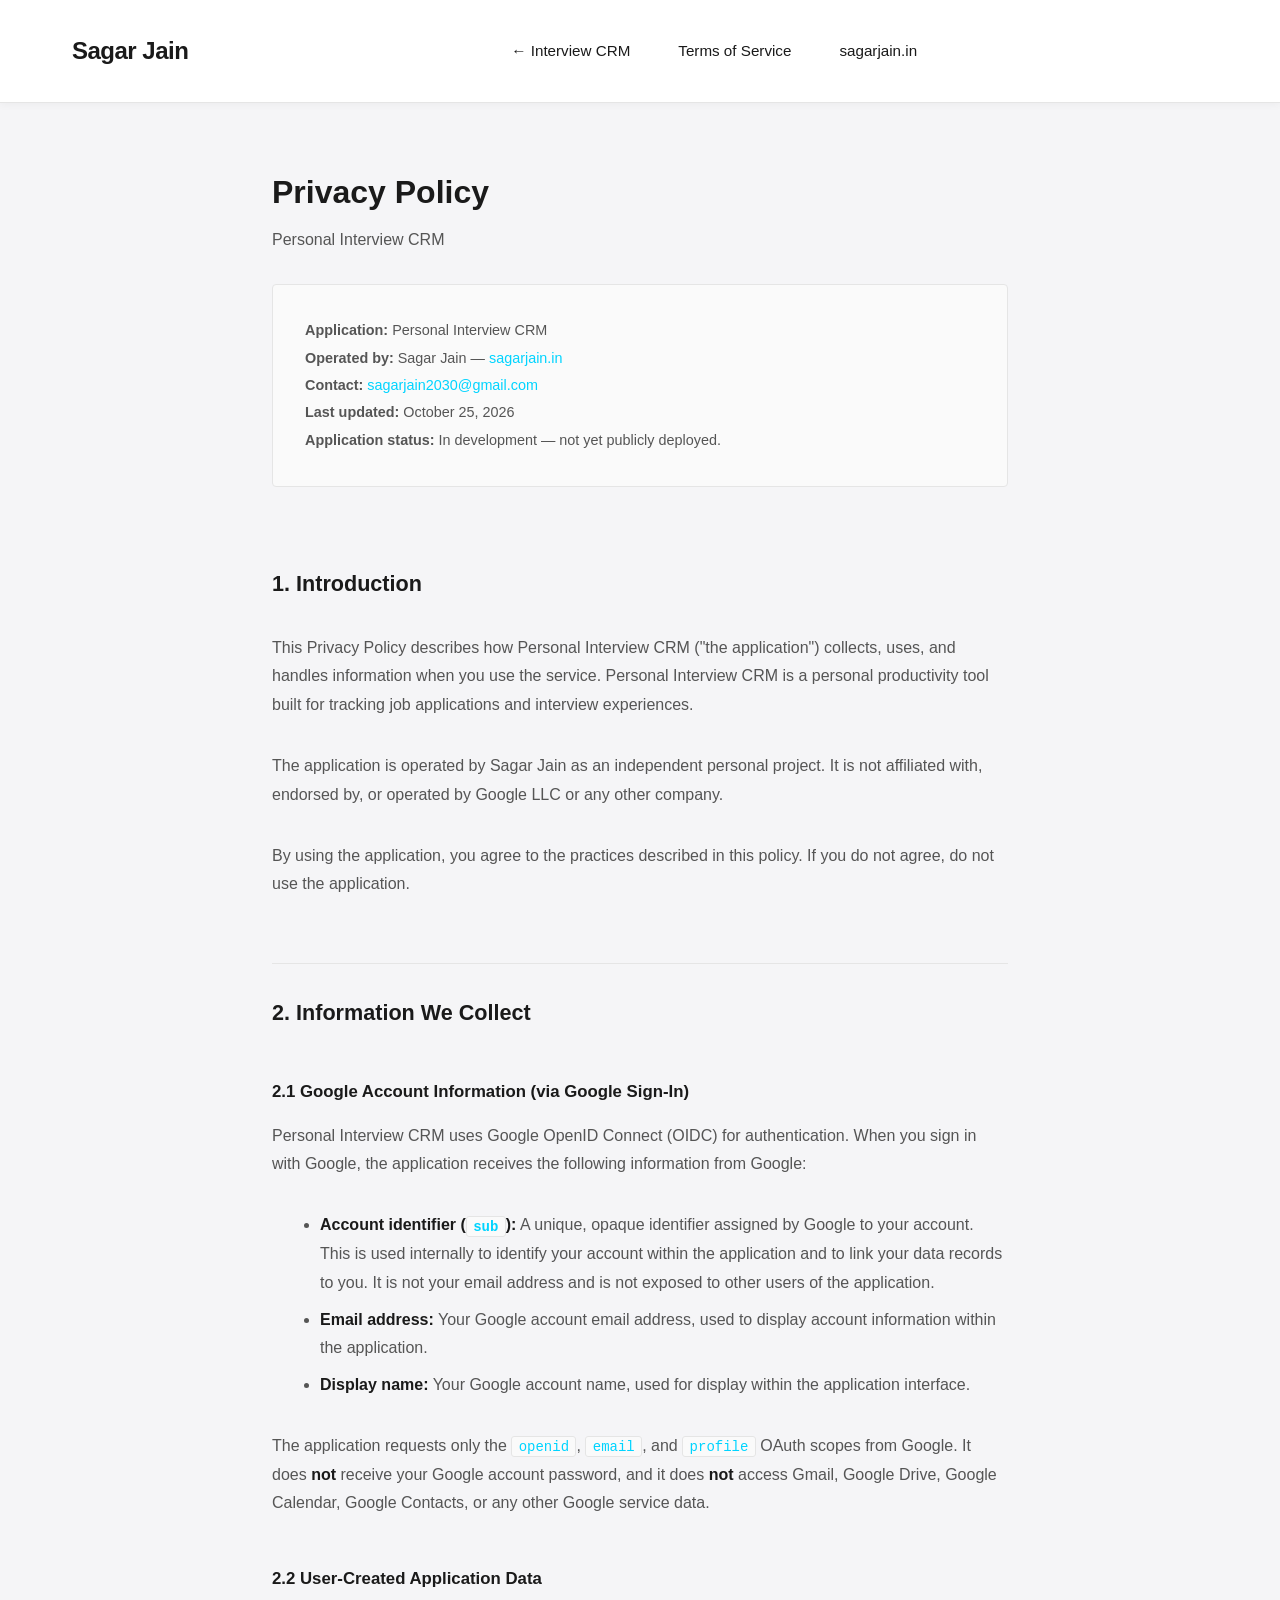
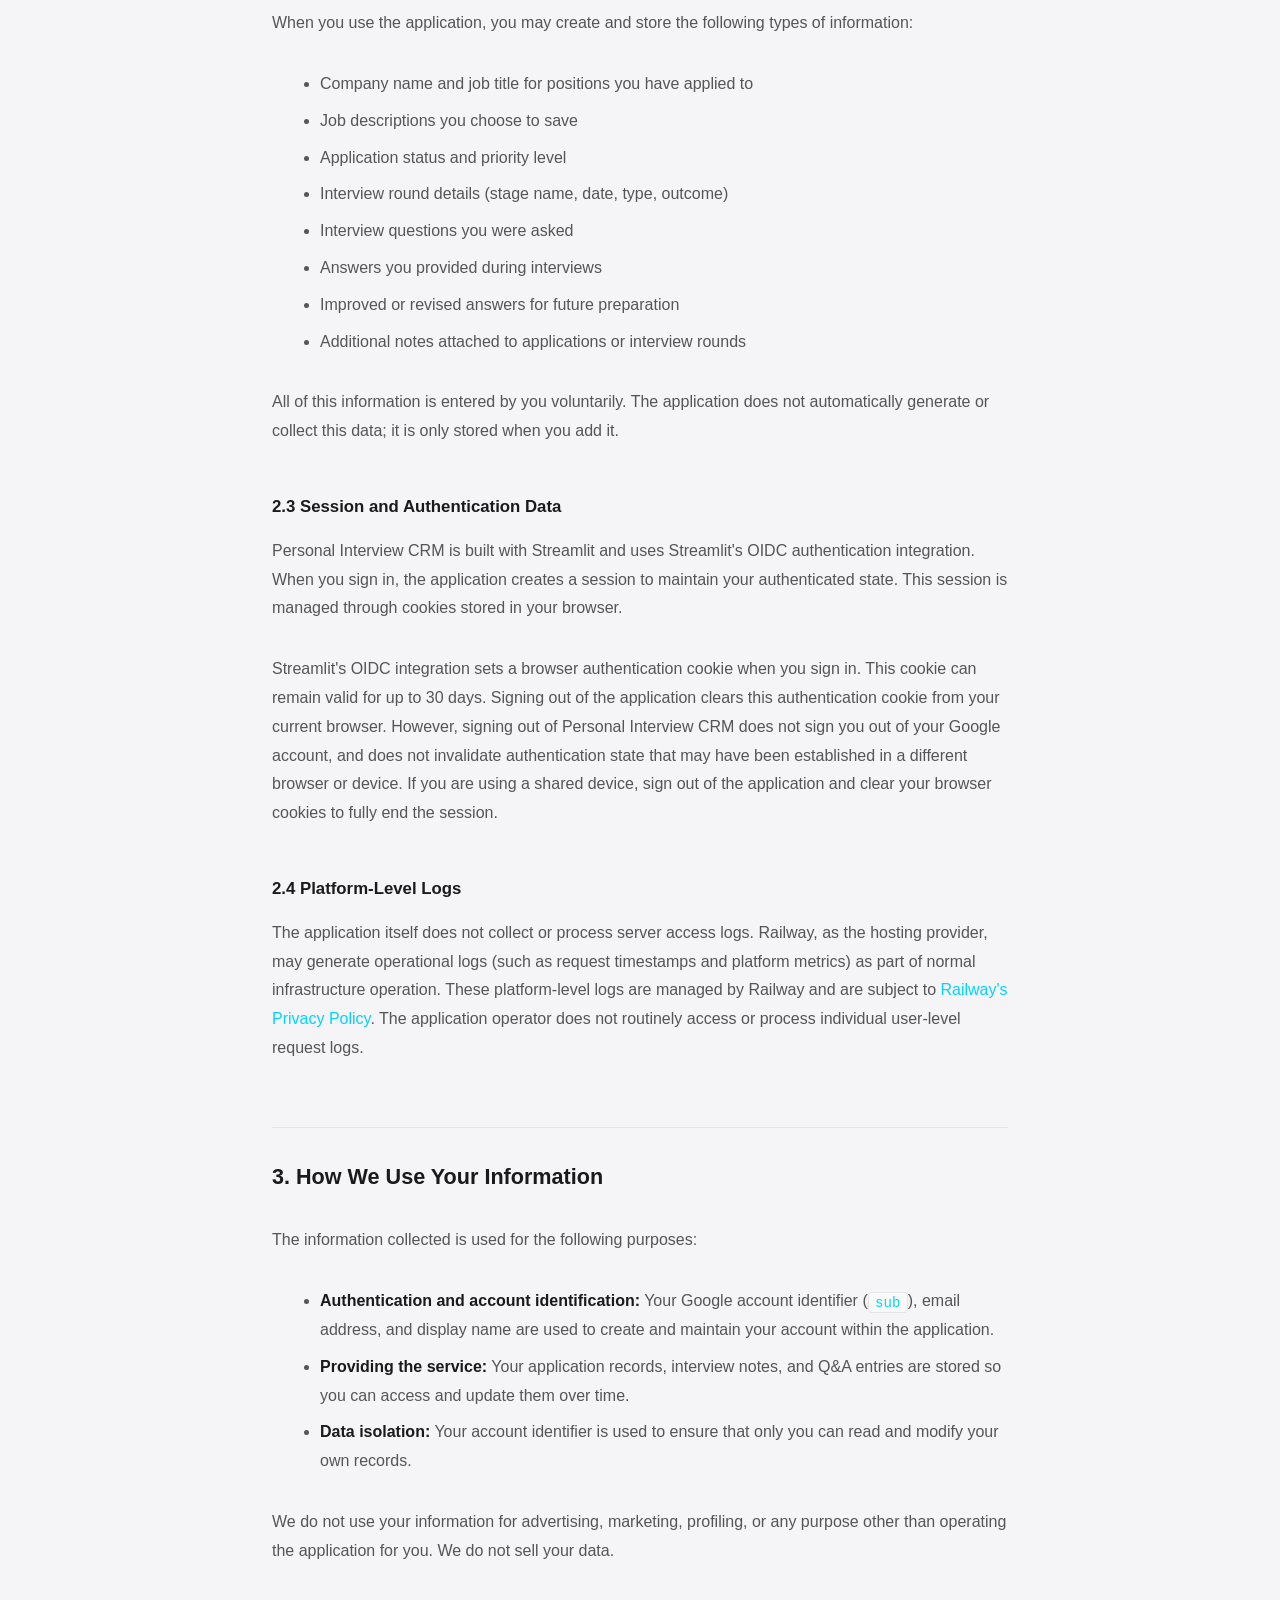
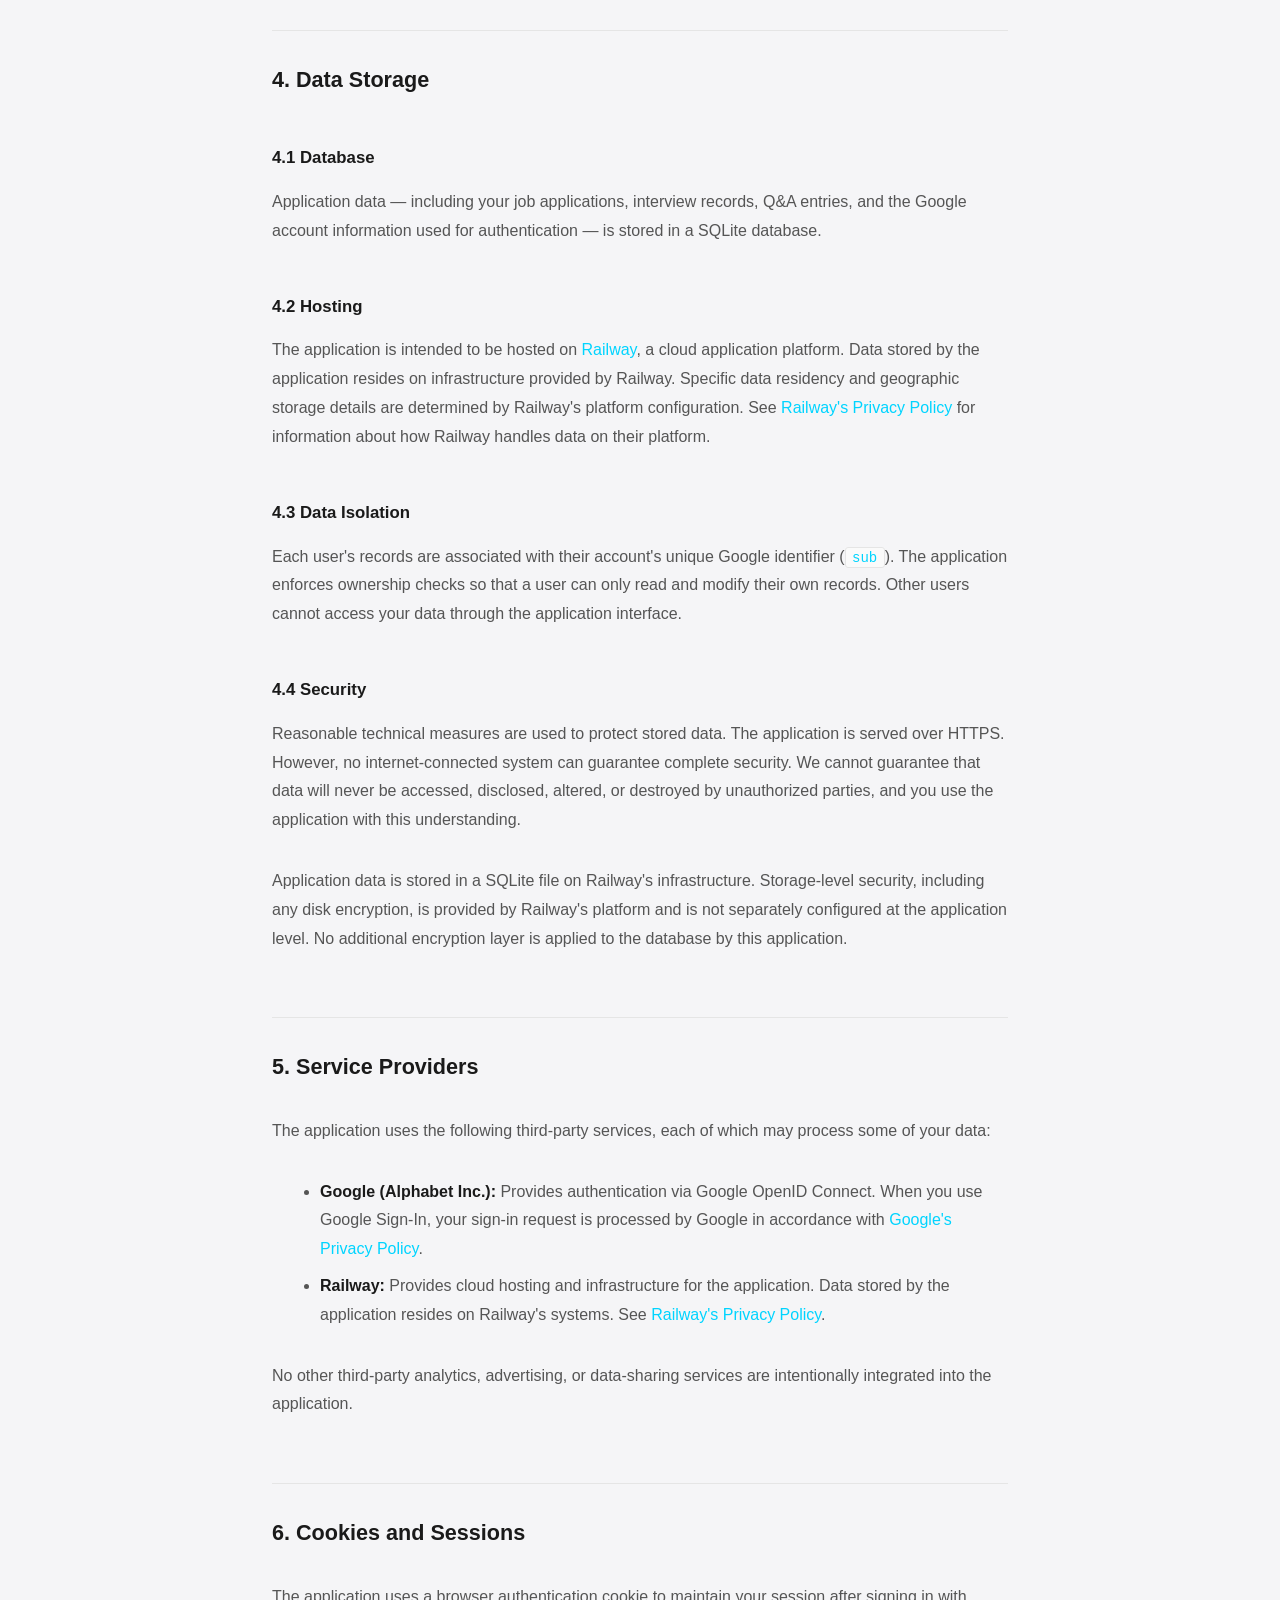
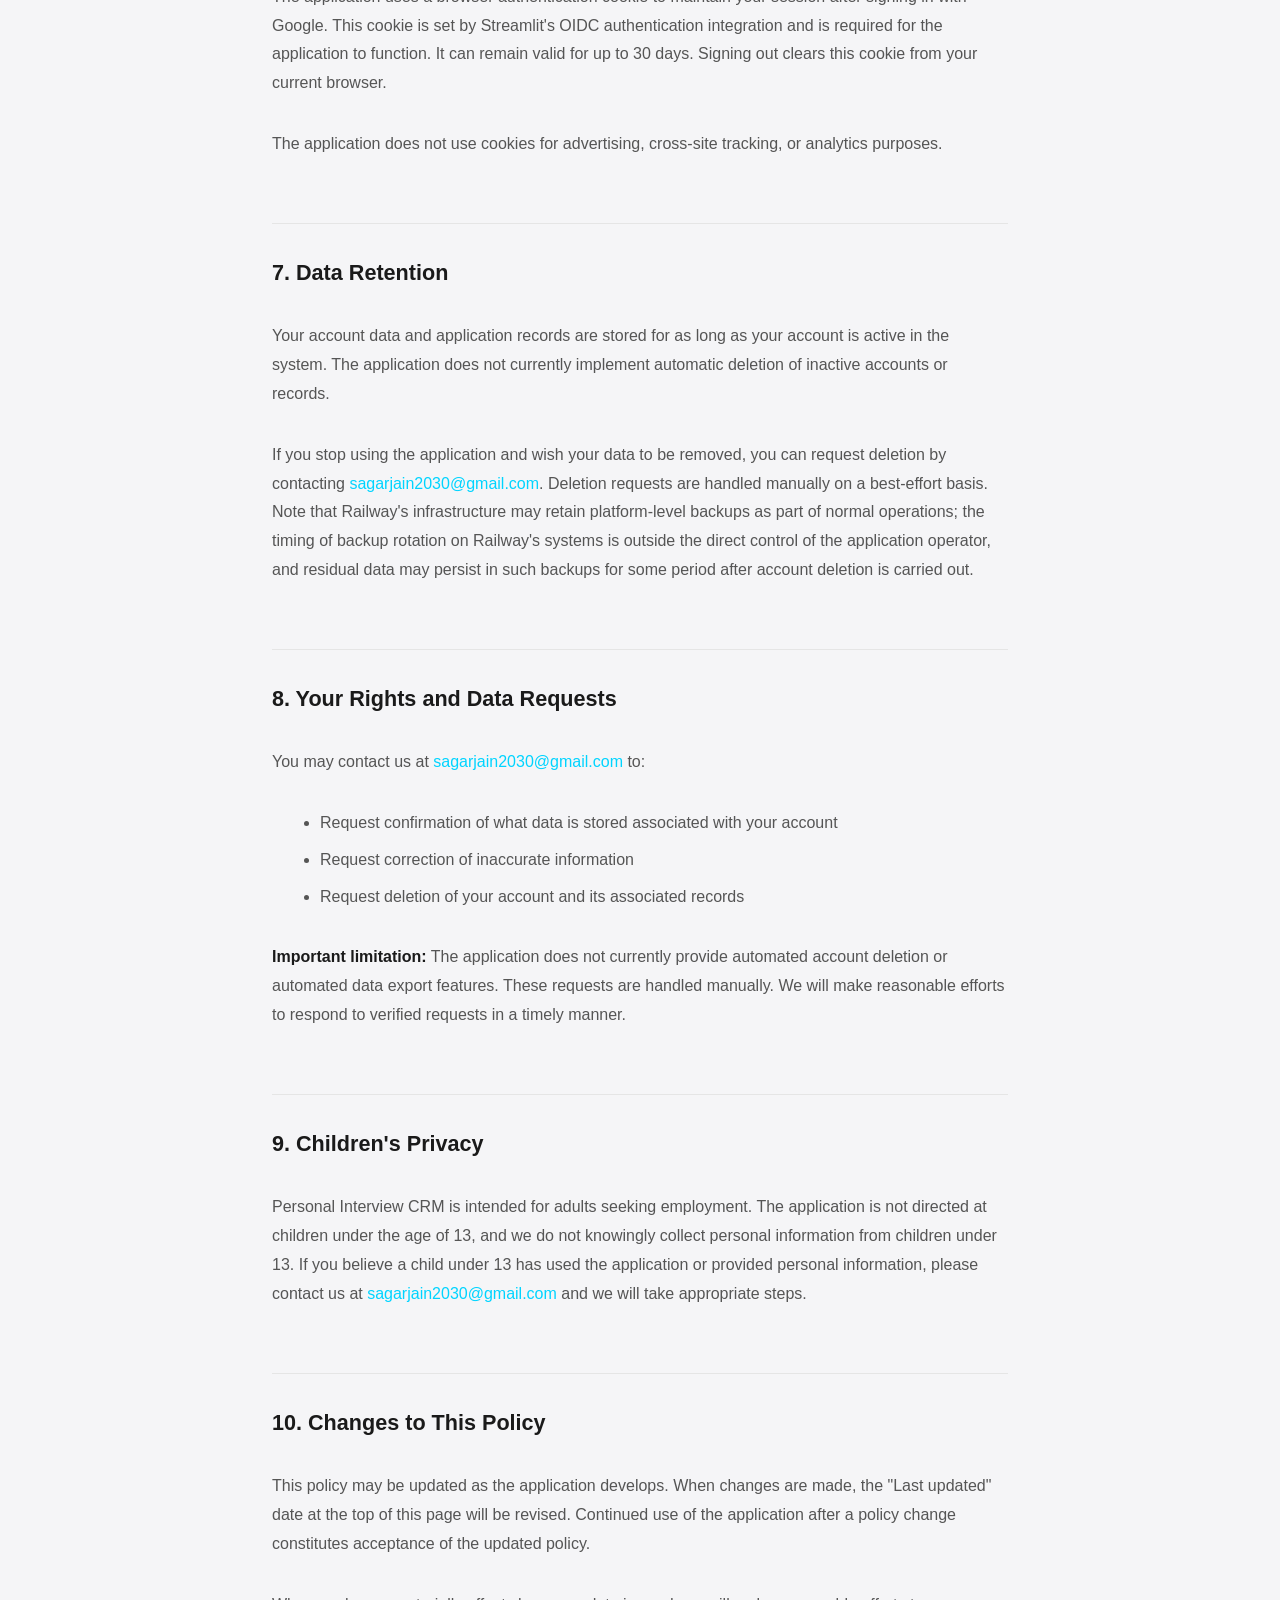
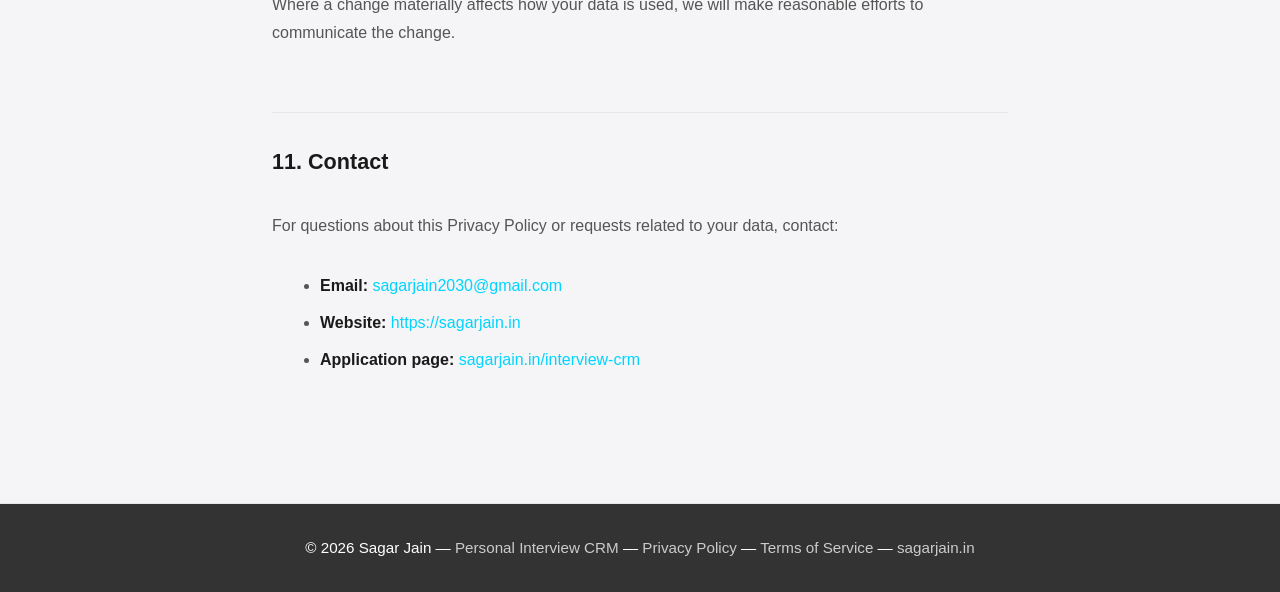
<file: interview-crm/privacy/index.html>
<!DOCTYPE html>
<html lang="en">
<head>
    <meta charset="UTF-8">
    <meta name="viewport" content="width=device-width, initial-scale=1.0">
    <title>Privacy Policy — Personal Interview CRM | Sagar Jain</title>
    <meta name="description" content="Privacy Policy for Personal Interview CRM. Learn how your Google account information and application data are collected, used, and stored.">
    <link rel="stylesheet" href="/styles.css">
</head>
<body>

    <header>
        <nav class="navbar">
            <a href="/" class="logo">Sagar Jain</a>
            <ul class="nav-links">
                <li><a href="/interview-crm">← Interview CRM</a></li>
                <li><a href="/interview-crm/terms">Terms of Service</a></li>
                <li><a href="/">sagarjain.in</a></li>
            </ul>
            <button class="menu-toggle" aria-label="Toggle navigation menu">
                <span></span>
                <span></span>
                <span></span>
            </button>
        </nav>
    </header>

    <main>
        <div class="legal-page-container">

            <h1 class="legal-page-title">Privacy Policy</h1>
            <p class="legal-page-subtitle">Personal Interview CRM</p>

            <div class="legal-meta">
                <strong>Application:</strong> Personal Interview CRM<br>
                <strong>Operated by:</strong> Sagar Jain &mdash; <a href="https://sagarjain.in">sagarjain.in</a><br>
                <strong>Contact:</strong> <a href="mailto:sagarjain2030@gmail.com">sagarjain2030@gmail.com</a><br>
                <strong>Last updated:</strong> October 25, 2026<br>
                <strong>Application status:</strong> In development &mdash; not yet publicly deployed.
            </div>

            <div class="legal-content">

                <h2>1. Introduction</h2>
                <p>
                    This Privacy Policy describes how Personal Interview CRM ("the application") collects,
                    uses, and handles information when you use the service. Personal Interview CRM is a
                    personal productivity tool built for tracking job applications and interview experiences.
                </p>
                <p>
                    The application is operated by Sagar Jain as an independent personal project. It is not
                    affiliated with, endorsed by, or operated by Google LLC or any other company.
                </p>
                <p>
                    By using the application, you agree to the practices described in this policy. If you do
                    not agree, do not use the application.
                </p>

                <h2>2. Information We Collect</h2>

                <h3>2.1 Google Account Information (via Google Sign-In)</h3>
                <p>
                    Personal Interview CRM uses Google OpenID Connect (OIDC) for authentication. When you
                    sign in with Google, the application receives the following information from Google:
                </p>
                <ul>
                    <li>
                        <strong>Account identifier (<code>sub</code>):</strong> A unique, opaque identifier
                        assigned by Google to your account. This is used internally to identify your account
                        within the application and to link your data records to you. It is not your email
                        address and is not exposed to other users of the application.
                    </li>
                    <li>
                        <strong>Email address:</strong> Your Google account email address, used to display
                        account information within the application.
                    </li>
                    <li>
                        <strong>Display name:</strong> Your Google account name, used for display within
                        the application interface.
                    </li>
                </ul>
                <p>
                    The application requests only the <code>openid</code>, <code>email</code>, and
                    <code>profile</code> OAuth scopes from Google. It does <strong>not</strong> receive your
                    Google account password, and it does <strong>not</strong> access Gmail, Google Drive,
                    Google Calendar, Google Contacts, or any other Google service data.
                </p>

                <h3>2.2 User-Created Application Data</h3>
                <p>
                    When you use the application, you may create and store the following types of information:
                </p>
                <ul>
                    <li>Company name and job title for positions you have applied to</li>
                    <li>Job descriptions you choose to save</li>
                    <li>Application status and priority level</li>
                    <li>Interview round details (stage name, date, type, outcome)</li>
                    <li>Interview questions you were asked</li>
                    <li>Answers you provided during interviews</li>
                    <li>Improved or revised answers for future preparation</li>
                    <li>Additional notes attached to applications or interview rounds</li>
                </ul>
                <p>
                    All of this information is entered by you voluntarily. The application does not
                    automatically generate or collect this data; it is only stored when you add it.
                </p>

                <h3>2.3 Session and Authentication Data</h3>
                <p>
                    Personal Interview CRM is built with Streamlit and uses Streamlit's OIDC authentication
                    integration. When you sign in, the application creates a session to maintain your
                    authenticated state. This session is managed through cookies stored in your browser.
                </p>
                <p>
                    Streamlit's OIDC integration sets a browser authentication cookie when you sign in.
                    This cookie can remain valid for up to 30 days. Signing out of the application clears
                    this authentication cookie from your current browser. However, signing out of
                    Personal Interview CRM does not sign you out of your Google account, and does not
                    invalidate authentication state that may have been established in a different browser
                    or device. If you are using a shared device, sign out of the application and clear
                    your browser cookies to fully end the session.
                </p>

                <h3>2.4 Platform-Level Logs</h3>
                <p>
                    The application itself does not collect or process server access logs. Railway, as the
                    hosting provider, may generate operational logs (such as request timestamps and platform
                    metrics) as part of normal infrastructure operation. These platform-level logs are
                    managed by Railway and are subject to
                    <a href="https://railway.app/legal/privacy" target="_blank" rel="noopener noreferrer">Railway's Privacy Policy</a>.
                    The application operator does not routinely access or process individual user-level
                    request logs.
                </p>

                <h2>3. How We Use Your Information</h2>
                <p>The information collected is used for the following purposes:</p>
                <ul>
                    <li>
                        <strong>Authentication and account identification:</strong> Your Google account
                        identifier (<code>sub</code>), email address, and display name are used to create
                        and maintain your account within the application.
                    </li>
                    <li>
                        <strong>Providing the service:</strong> Your application records, interview notes,
                        and Q&amp;A entries are stored so you can access and update them over time.
                    </li>
                    <li>
                        <strong>Data isolation:</strong> Your account identifier is used to ensure that
                        only you can read and modify your own records.
                    </li>
                </ul>
                <p>
                    We do not use your information for advertising, marketing, profiling, or any purpose
                    other than operating the application for you. We do not sell your data.
                </p>

                <h2>4. Data Storage</h2>

                <h3>4.1 Database</h3>
                <p>
                    Application data — including your job applications, interview records, Q&amp;A entries,
                    and the Google account information used for authentication — is stored in a SQLite database.
                </p>

                <h3>4.2 Hosting</h3>
                <p>
                    The application is intended to be hosted on
                    <a href="https://railway.app" target="_blank" rel="noopener noreferrer">Railway</a>,
                    a cloud application platform. Data stored by the application resides on infrastructure
                    provided by Railway. Specific data residency and geographic storage details are
                    determined by Railway's platform configuration. See
                    <a href="https://railway.app/legal/privacy" target="_blank" rel="noopener noreferrer">Railway's Privacy Policy</a>
                    for information about how Railway handles data on their platform.
                </p>

                <h3>4.3 Data Isolation</h3>
                <p>
                    Each user's records are associated with their account's unique Google identifier
                    (<code>sub</code>). The application enforces ownership checks so that a user can only
                    read and modify their own records. Other users cannot access your data through the
                    application interface.
                </p>

                <h3>4.4 Security</h3>
                <p>
                    Reasonable technical measures are used to protect stored data. The application is served
                    over HTTPS. However, no internet-connected system can guarantee complete security. We
                    cannot guarantee that data will never be accessed, disclosed, altered, or destroyed by
                    unauthorized parties, and you use the application with this understanding.
                </p>
                <p>
                    Application data is stored in a SQLite file on Railway's infrastructure. Storage-level
                    security, including any disk encryption, is provided by Railway's platform and is not
                    separately configured at the application level. No additional encryption layer is applied
                    to the database by this application.
                </p>

                <h2>5. Service Providers</h2>
                <p>
                    The application uses the following third-party services, each of which may process
                    some of your data:
                </p>
                <ul>
                    <li>
                        <strong>Google (Alphabet Inc.):</strong> Provides authentication via Google
                        OpenID Connect. When you use Google Sign-In, your sign-in request is processed
                        by Google in accordance with
                        <a href="https://policies.google.com/privacy" target="_blank" rel="noopener noreferrer">Google's Privacy Policy</a>.
                    </li>
                    <li>
                        <strong>Railway:</strong> Provides cloud hosting and infrastructure for the
                        application. Data stored by the application resides on Railway's systems. See
                        <a href="https://railway.app/legal/privacy" target="_blank" rel="noopener noreferrer">Railway's Privacy Policy</a>.
                    </li>
                </ul>
                <p>
                    No other third-party analytics, advertising, or data-sharing services are intentionally
                    integrated into the application.
                </p>

                <h2>6. Cookies and Sessions</h2>
                <p>
                    The application uses a browser authentication cookie to maintain your session after
                    signing in with Google. This cookie is set by Streamlit's OIDC authentication
                    integration and is required for the application to function. It can remain valid for
                    up to 30 days. Signing out clears this cookie from your current browser.
                </p>
                <p>
                    The application does not use cookies for advertising, cross-site tracking, or
                    analytics purposes.
                </p>

                <h2>7. Data Retention</h2>
                <p>
                    Your account data and application records are stored for as long as your account is
                    active in the system. The application does not currently implement automatic deletion
                    of inactive accounts or records.
                </p>
                <p>
                    If you stop using the application and wish your data to be removed, you can request
                    deletion by contacting
                    <a href="mailto:sagarjain2030@gmail.com">sagarjain2030@gmail.com</a>. Deletion
                    requests are handled manually on a best-effort basis. Note that Railway's infrastructure
                    may retain platform-level backups as part of normal operations; the timing of backup
                    rotation on Railway's systems is outside the direct control of the application
                    operator, and residual data may persist in such backups for some period after account
                    deletion is carried out.
                </p>

                <h2>8. Your Rights and Data Requests</h2>
                <p>
                    You may contact us at
                    <a href="mailto:sagarjain2030@gmail.com">sagarjain2030@gmail.com</a> to:
                </p>
                <ul>
                    <li>Request confirmation of what data is stored associated with your account</li>
                    <li>Request correction of inaccurate information</li>
                    <li>Request deletion of your account and its associated records</li>
                </ul>
                <p>
                    <strong>Important limitation:</strong> The application does not currently provide
                    automated account deletion or automated data export features. These requests are
                    handled manually. We will make reasonable efforts to respond to verified requests
                    in a timely manner.
                </p>

                <h2>9. Children's Privacy</h2>
                <p>
                    Personal Interview CRM is intended for adults seeking employment. The application is
                    not directed at children under the age of 13, and we do not knowingly collect personal
                    information from children under 13. If you believe a child under 13 has used the
                    application or provided personal information, please contact us at
                    <a href="mailto:sagarjain2030@gmail.com">sagarjain2030@gmail.com</a> and we will take
                    appropriate steps.
                </p>

                <h2>10. Changes to This Policy</h2>
                <p>
                    This policy may be updated as the application develops. When changes are made, the
                    "Last updated" date at the top of this page will be revised. Continued use of the
                    application after a policy change constitutes acceptance of the updated policy.
                </p>
                <p>
                    Where a change materially affects how your data is used, we will make reasonable
                    efforts to communicate the change.
                </p>

                <h2>11. Contact</h2>
                <p>
                    For questions about this Privacy Policy or requests related to your data, contact:
                </p>
                <ul>
                    <li><strong>Email:</strong> <a href="mailto:sagarjain2030@gmail.com">sagarjain2030@gmail.com</a></li>
                    <li><strong>Website:</strong> <a href="https://sagarjain.in">https://sagarjain.in</a></li>
                    <li><strong>Application page:</strong> <a href="/interview-crm">sagarjain.in/interview-crm</a></li>
                </ul>

            </div><!-- /.legal-content -->
        </div><!-- /.legal-page-container -->
    </main>

    <footer>
        <p>
            &copy; 2026 Sagar Jain &mdash;
            <a href="/interview-crm" style="color: rgba(255,255,255,0.75); text-decoration: none;">Personal Interview CRM</a> &mdash;
            <a href="/interview-crm/privacy" style="color: rgba(255,255,255,0.75); text-decoration: none;">Privacy Policy</a> &mdash;
            <a href="/interview-crm/terms" style="color: rgba(255,255,255,0.75); text-decoration: none;">Terms of Service</a> &mdash;
            <a href="/" style="color: rgba(255,255,255,0.75); text-decoration: none;">sagarjain.in</a>
        </p>
    </footer>

    <script src="/script.js"></script>
</body>
</html>
</file>
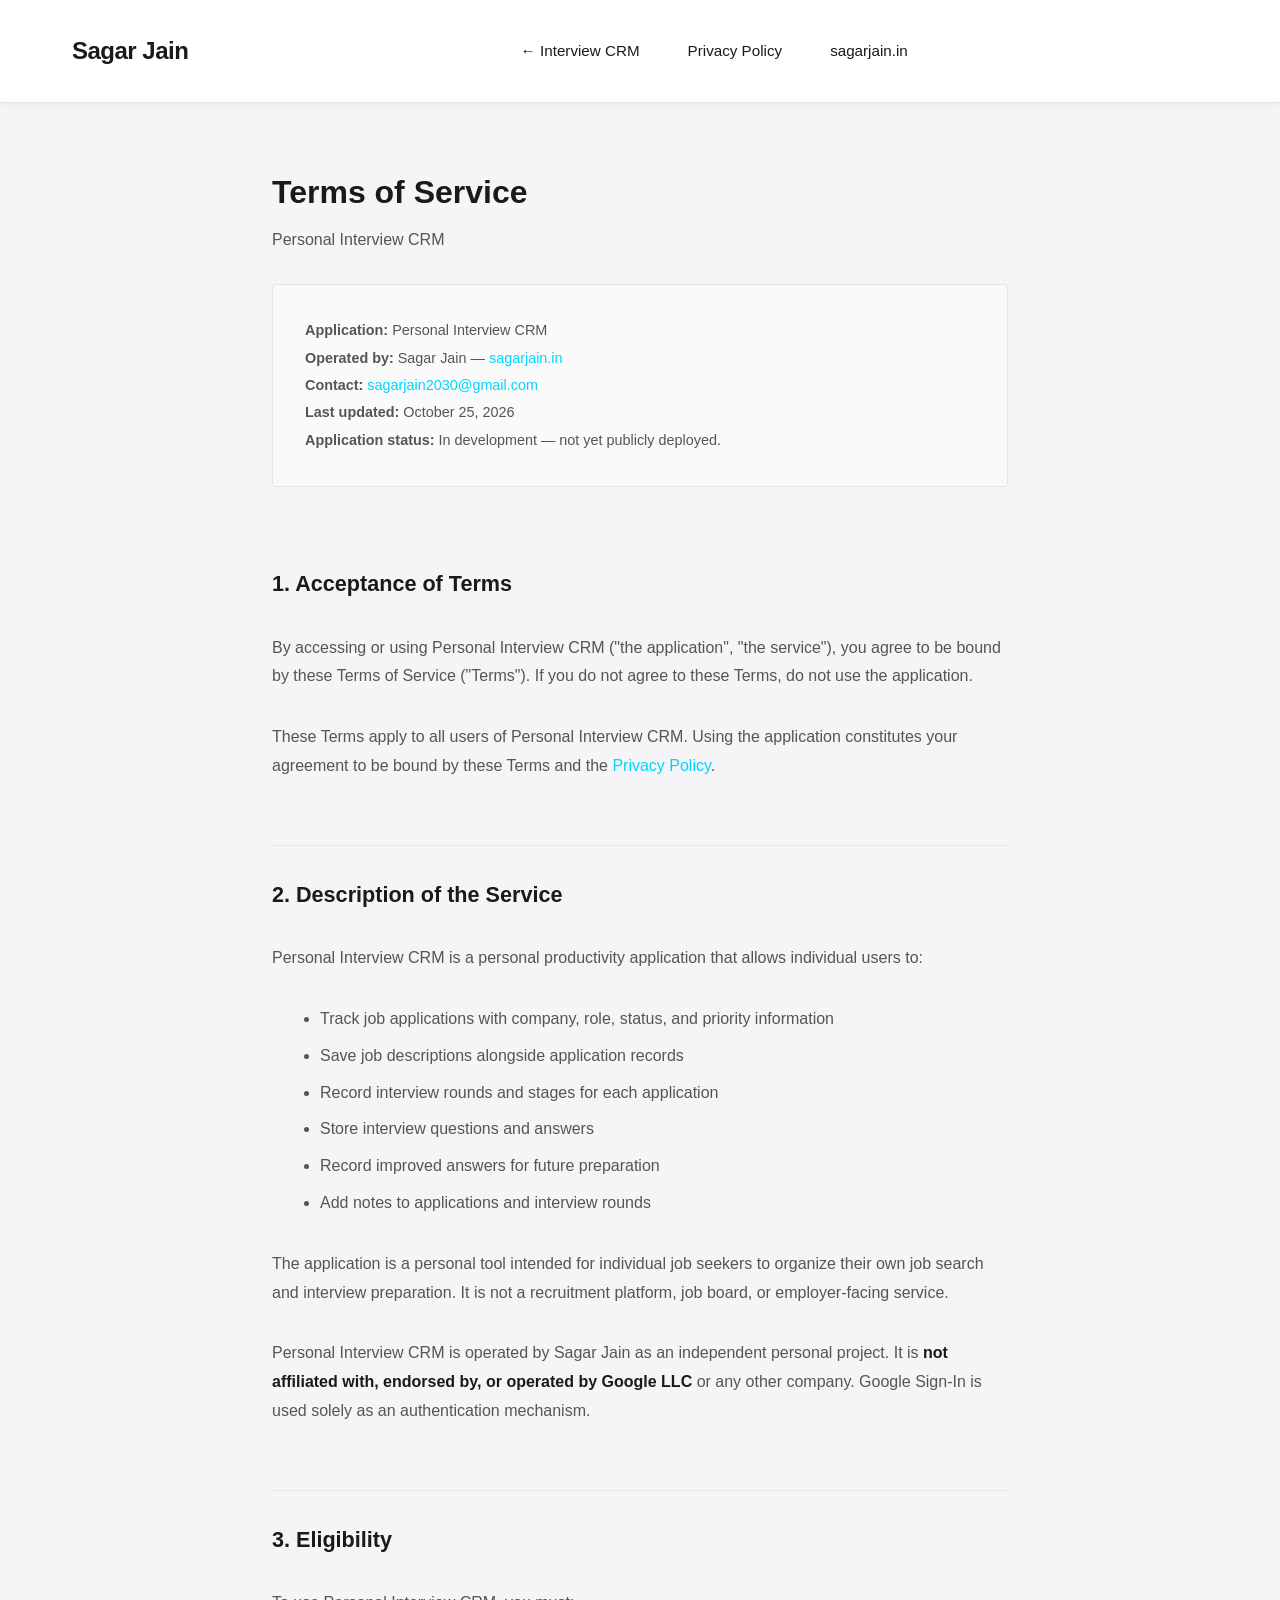
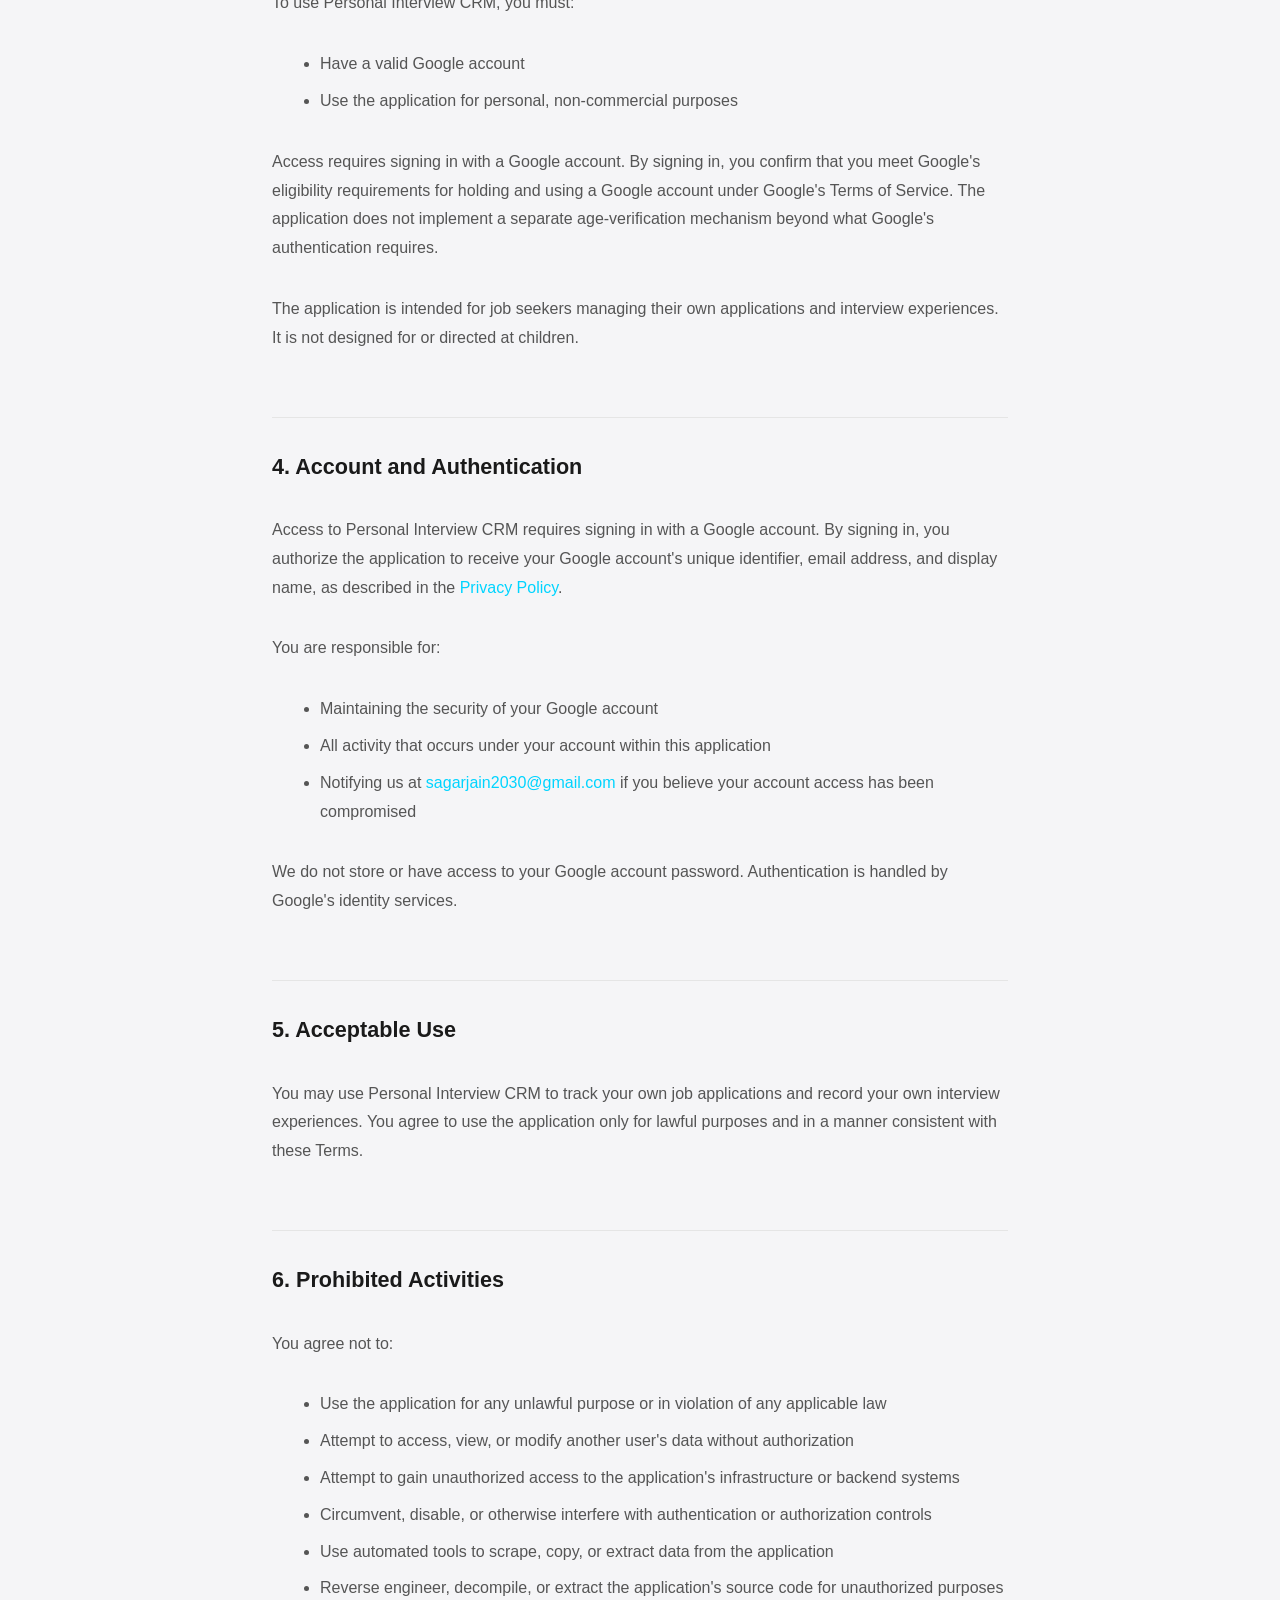
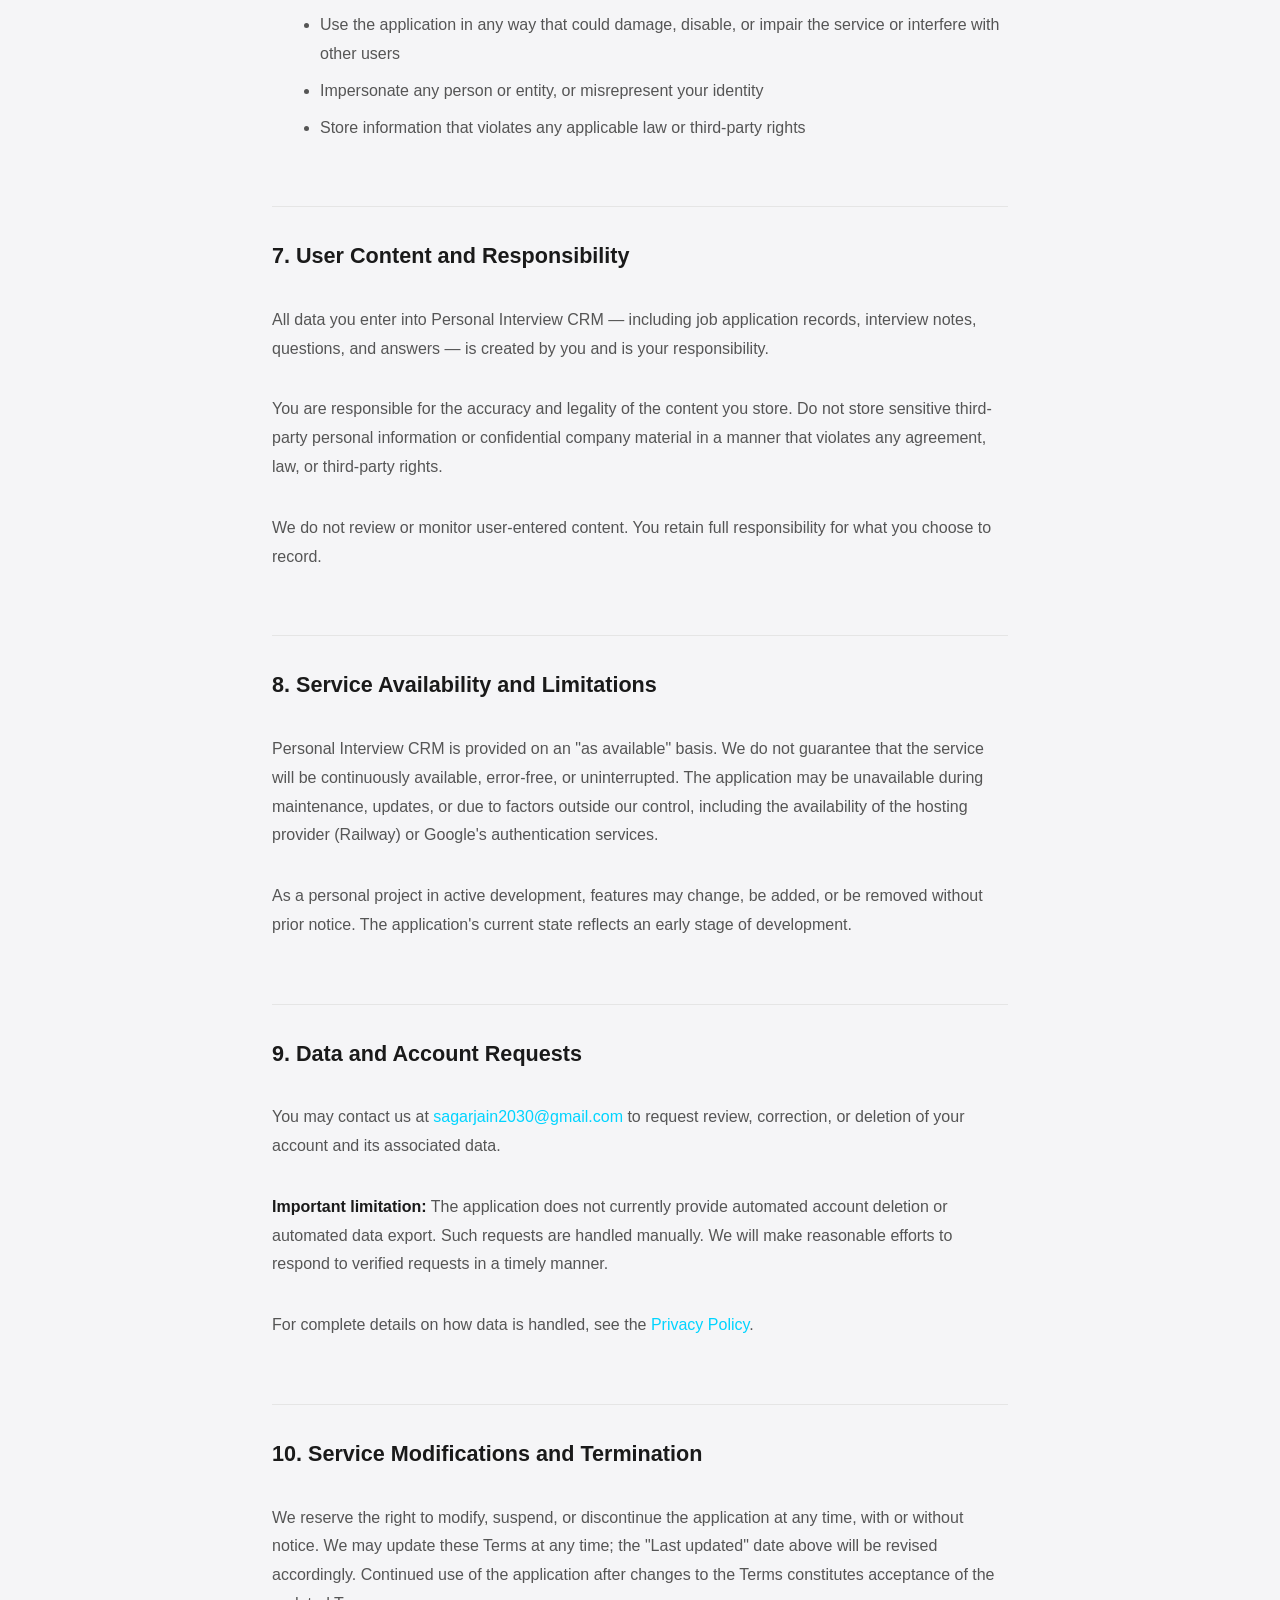
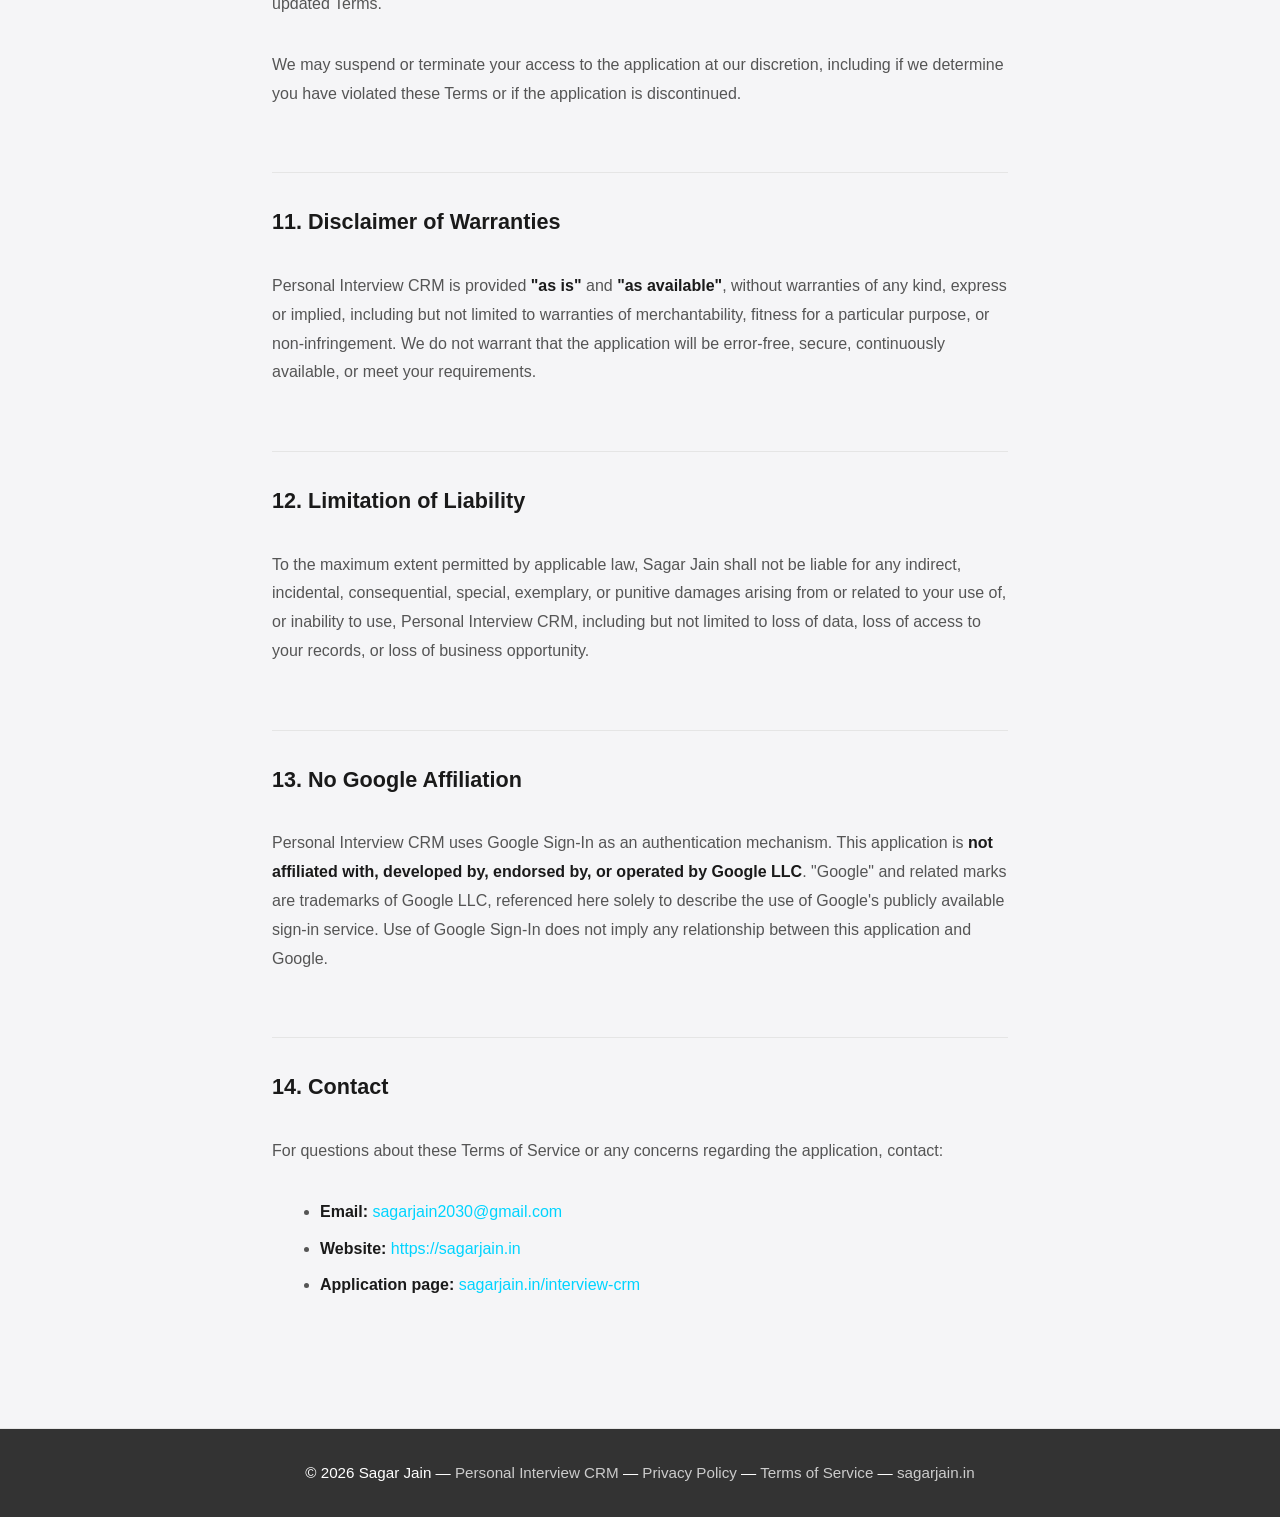
<file: interview-crm/terms/index.html>
<!DOCTYPE html>
<html lang="en">
<head>
    <meta charset="UTF-8">
    <meta name="viewport" content="width=device-width, initial-scale=1.0">
    <title>Terms of Service — Personal Interview CRM | Sagar Jain</title>
    <meta name="description" content="Terms of Service for Personal Interview CRM. Terms and conditions for using the job application and interview tracking tool built by Sagar Jain.">
    <link rel="stylesheet" href="/styles.css">
</head>
<body>

    <header>
        <nav class="navbar">
            <a href="/" class="logo">Sagar Jain</a>
            <ul class="nav-links">
                <li><a href="/interview-crm">← Interview CRM</a></li>
                <li><a href="/interview-crm/privacy">Privacy Policy</a></li>
                <li><a href="/">sagarjain.in</a></li>
            </ul>
            <button class="menu-toggle" aria-label="Toggle navigation menu">
                <span></span>
                <span></span>
                <span></span>
            </button>
        </nav>
    </header>

    <main>
        <div class="legal-page-container">

            <h1 class="legal-page-title">Terms of Service</h1>
            <p class="legal-page-subtitle">Personal Interview CRM</p>

            <div class="legal-meta">
                <strong>Application:</strong> Personal Interview CRM<br>
                <strong>Operated by:</strong> Sagar Jain &mdash; <a href="https://sagarjain.in">sagarjain.in</a><br>
                <strong>Contact:</strong> <a href="mailto:sagarjain2030@gmail.com">sagarjain2030@gmail.com</a><br>
                <strong>Last updated:</strong> October 25, 2026<br>
                <strong>Application status:</strong> In development &mdash; not yet publicly deployed.
            </div>

            <div class="legal-content">

                <h2>1. Acceptance of Terms</h2>
                <p>
                    By accessing or using Personal Interview CRM ("the application", "the service"),
                    you agree to be bound by these Terms of Service ("Terms"). If you do not agree to
                    these Terms, do not use the application.
                </p>
                <p>
                    These Terms apply to all users of Personal Interview CRM. Using the application
                    constitutes your agreement to be bound by these Terms and the
                    <a href="/interview-crm/privacy">Privacy Policy</a>.
                </p>

                <h2>2. Description of the Service</h2>
                <p>
                    Personal Interview CRM is a personal productivity application that allows individual
                    users to:
                </p>
                <ul>
                    <li>Track job applications with company, role, status, and priority information</li>
                    <li>Save job descriptions alongside application records</li>
                    <li>Record interview rounds and stages for each application</li>
                    <li>Store interview questions and answers</li>
                    <li>Record improved answers for future preparation</li>
                    <li>Add notes to applications and interview rounds</li>
                </ul>
                <p>
                    The application is a personal tool intended for individual job seekers to organize
                    their own job search and interview preparation. It is not a recruitment platform, job
                    board, or employer-facing service.
                </p>
                <p>
                    Personal Interview CRM is operated by Sagar Jain as an independent personal project.
                    It is <strong>not affiliated with, endorsed by, or operated by Google LLC</strong> or
                    any other company. Google Sign-In is used solely as an authentication mechanism.
                </p>

                <h2>3. Eligibility</h2>
                <p>To use Personal Interview CRM, you must:</p>
                <ul>
                    <li>Have a valid Google account</li>
                    <li>Use the application for personal, non-commercial purposes</li>
                </ul>
                <p>
                    Access requires signing in with a Google account. By signing in, you confirm that
                    you meet Google's eligibility requirements for holding and using a Google account
                    under Google's Terms of Service. The application does not implement a separate
                    age-verification mechanism beyond what Google's authentication requires.
                </p>
                <p>
                    The application is intended for job seekers managing their own applications and
                    interview experiences. It is not designed for or directed at children.
                </p>

                <h2>4. Account and Authentication</h2>
                <p>
                    Access to Personal Interview CRM requires signing in with a Google account. By signing
                    in, you authorize the application to receive your Google account's unique identifier,
                    email address, and display name, as described in the
                    <a href="/interview-crm/privacy">Privacy Policy</a>.
                </p>
                <p>You are responsible for:</p>
                <ul>
                    <li>Maintaining the security of your Google account</li>
                    <li>All activity that occurs under your account within this application</li>
                    <li>Notifying us at <a href="mailto:sagarjain2030@gmail.com">sagarjain2030@gmail.com</a> if
                    you believe your account access has been compromised</li>
                </ul>
                <p>
                    We do not store or have access to your Google account password. Authentication is
                    handled by Google's identity services.
                </p>

                <h2>5. Acceptable Use</h2>
                <p>
                    You may use Personal Interview CRM to track your own job applications and record your
                    own interview experiences. You agree to use the application only for lawful purposes
                    and in a manner consistent with these Terms.
                </p>

                <h2>6. Prohibited Activities</h2>
                <p>You agree not to:</p>
                <ul>
                    <li>Use the application for any unlawful purpose or in violation of any applicable law</li>
                    <li>Attempt to access, view, or modify another user's data without authorization</li>
                    <li>Attempt to gain unauthorized access to the application's infrastructure or backend systems</li>
                    <li>Circumvent, disable, or otherwise interfere with authentication or authorization controls</li>
                    <li>Use automated tools to scrape, copy, or extract data from the application</li>
                    <li>Reverse engineer, decompile, or extract the application's source code for unauthorized purposes</li>
                    <li>Use the application in any way that could damage, disable, or impair the service or interfere
                    with other users</li>
                    <li>Impersonate any person or entity, or misrepresent your identity</li>
                    <li>Store information that violates any applicable law or third-party rights</li>
                </ul>

                <h2>7. User Content and Responsibility</h2>
                <p>
                    All data you enter into Personal Interview CRM — including job application records,
                    interview notes, questions, and answers — is created by you and is your responsibility.
                </p>
                <p>
                    You are responsible for the accuracy and legality of the content you store. Do not
                    store sensitive third-party personal information or confidential company material in a
                    manner that violates any agreement, law, or third-party rights.
                </p>
                <p>
                    We do not review or monitor user-entered content. You retain full responsibility for
                    what you choose to record.
                </p>

                <h2>8. Service Availability and Limitations</h2>
                <p>
                    Personal Interview CRM is provided on an "as available" basis. We do not guarantee
                    that the service will be continuously available, error-free, or uninterrupted. The
                    application may be unavailable during maintenance, updates, or due to factors outside
                    our control, including the availability of the hosting provider (Railway) or Google's
                    authentication services.
                </p>
                <p>
                    As a personal project in active development, features may change, be added, or be
                    removed without prior notice. The application's current state reflects an early stage
                    of development.
                </p>

                <h2>9. Data and Account Requests</h2>
                <p>
                    You may contact us at
                    <a href="mailto:sagarjain2030@gmail.com">sagarjain2030@gmail.com</a> to request review,
                    correction, or deletion of your account and its associated data.
                </p>
                <p>
                    <strong>Important limitation:</strong> The application does not currently provide
                    automated account deletion or automated data export. Such requests are handled manually.
                    We will make reasonable efforts to respond to verified requests in a timely manner.
                </p>
                <p>
                    For complete details on how data is handled, see the
                    <a href="/interview-crm/privacy">Privacy Policy</a>.
                </p>

                <h2>10. Service Modifications and Termination</h2>
                <p>
                    We reserve the right to modify, suspend, or discontinue the application at any time,
                    with or without notice. We may update these Terms at any time; the "Last updated" date
                    above will be revised accordingly. Continued use of the application after changes to
                    the Terms constitutes acceptance of the updated Terms.
                </p>
                <p>
                    We may suspend or terminate your access to the application at our discretion, including
                    if we determine you have violated these Terms or if the application is discontinued.
                </p>

                <h2>11. Disclaimer of Warranties</h2>
                <p>
                    Personal Interview CRM is provided <strong>"as is"</strong> and
                    <strong>"as available"</strong>, without warranties of any kind, express or implied,
                    including but not limited to warranties of merchantability, fitness for a particular
                    purpose, or non-infringement. We do not warrant that the application will be
                    error-free, secure, continuously available, or meet your requirements.
                </p>

                <h2>12. Limitation of Liability</h2>
                <p>
                    To the maximum extent permitted by applicable law, Sagar Jain shall not be liable for
                    any indirect, incidental, consequential, special, exemplary, or punitive damages
                    arising from or related to your use of, or inability to use, Personal Interview CRM,
                    including but not limited to loss of data, loss of access to your records, or loss of
                    business opportunity.
                </p>

                <h2>13. No Google Affiliation</h2>
                <p>
                    Personal Interview CRM uses Google Sign-In as an authentication mechanism. This
                    application is <strong>not affiliated with, developed by, endorsed by, or operated
                    by Google LLC</strong>. "Google" and related marks are trademarks of Google LLC,
                    referenced here solely to describe the use of Google's publicly available sign-in
                    service. Use of Google Sign-In does not imply any relationship between this
                    application and Google.
                </p>

                <h2>14. Contact</h2>
                <p>
                    For questions about these Terms of Service or any concerns regarding the application,
                    contact:
                </p>
                <ul>
                    <li><strong>Email:</strong> <a href="mailto:sagarjain2030@gmail.com">sagarjain2030@gmail.com</a></li>
                    <li><strong>Website:</strong> <a href="https://sagarjain.in">https://sagarjain.in</a></li>
                    <li><strong>Application page:</strong> <a href="/interview-crm">sagarjain.in/interview-crm</a></li>
                </ul>

            </div><!-- /.legal-content -->
        </div><!-- /.legal-page-container -->
    </main>

    <footer>
        <p>
            &copy; 2026 Sagar Jain &mdash;
            <a href="/interview-crm" style="color: rgba(255,255,255,0.75); text-decoration: none;">Personal Interview CRM</a> &mdash;
            <a href="/interview-crm/privacy" style="color: rgba(255,255,255,0.75); text-decoration: none;">Privacy Policy</a> &mdash;
            <a href="/interview-crm/terms" style="color: rgba(255,255,255,0.75); text-decoration: none;">Terms of Service</a> &mdash;
            <a href="/" style="color: rgba(255,255,255,0.75); text-decoration: none;">sagarjain.in</a>
        </p>
    </footer>

    <script src="/script.js"></script>
</body>
</html>
</file>
<file: styles.css>
:root {
    --bg-light: #f5f5f7;
    --bg-neutral: #fafafa;
    --bg-panel: #ffffff;
    --text-primary: #1a1a1a;
    --text-secondary: #555555;
    --border: #e5e5e5;
    
    --accent-cyan: #00d4ff;
    --accent-cyan-dark: #00a8cc;
    --accent-green: #00ff88;
    --accent-green-dark: #00cc6a;
    --accent-graphite: #2a2a2a;
    --accent-dark: #0f0f0f;
    
    --spacing-unit: 0.5rem;
    --spacing-sm: 1rem;
    --spacing-md: 2rem;
    --spacing-lg: 3rem;
    --spacing-xl: 4rem;
    
    --transition: all 0.3s ease;
}

* {
    margin: 0;
    padding: 0;
    box-sizing: border-box;
}

html {
    scroll-behavior: smooth;
}

body {
    font-family: -apple-system, BlinkMacSystemFont, 'Segoe UI', Roboto, 'Helvetica Neue', Arial, sans-serif;
    line-height: 1.6;
    color: var(--text-primary);
    background-color: var(--bg-light);
}

/* ===== Header & Navigation ===== */
header {
    background-color: var(--bg-panel);
    border-bottom: 1px solid var(--border);
    position: sticky;
    top: 0;
    z-index: 1000;
    box-shadow: 0 2px 8px rgba(0, 0, 0, 0.04);
}

.navbar {
    max-width: 1200px;
    margin: 0 auto;
    padding: var(--spacing-md);
    display: flex;
    justify-content: space-between;
    align-items: center;
    gap: var(--spacing-md);
}

.logo {
    font-size: 1.5rem;
    font-weight: 700;
    letter-spacing: -0.5px;
    color: var(--text-primary);
    text-decoration: none;
}

.nav-links {
    display: flex;
    list-style: none;
    gap: var(--spacing-lg);
    flex: 1;
    justify-content: center;
}

.nav-links a {
    color: var(--text-primary);
    text-decoration: none;
    font-size: 0.95rem;
    font-weight: 500;
    position: relative;
    transition: color var(--transition);
}

.nav-links a::after {
    content: '';
    position: absolute;
    bottom: -4px;
    left: 0;
    width: 0;
    height: 2px;
    background-color: var(--accent-cyan);
    transition: width var(--transition);
}

.nav-links a:hover {
    color: var(--accent-cyan);
}

.nav-links a:hover::after {
    width: 100%;
}

.menu-toggle {
    display: none;
    flex-direction: column;
    gap: 5px;
    background: none;
    border: none;
    cursor: pointer;
    padding: 0;
}

.menu-toggle span {
    width: 24px;
    height: 2px;
    background-color: var(--text-primary);
    transition: var(--transition);
    border-radius: 1px;
}

/* ===== Hero Section ===== */
.hero {
    max-width: 1200px;
    margin: 0 auto;
    padding: var(--spacing-xl) var(--spacing-md);
    display: grid;
    grid-template-columns: 1fr 1fr;
    gap: var(--spacing-xl);
    align-items: center;
    min-height: 600px;
}

.hero-content {
    display: flex;
    flex-direction: column;
    gap: var(--spacing-md);
}

.hero-label {
    display: inline-block;
    font-size: 0.85rem;
    font-weight: 600;
    color: var(--accent-cyan);
    letter-spacing: 1px;
    text-transform: uppercase;
    width: fit-content;
}

.hero-direction-badge {
    display: inline-block;
    font-size: 0.9rem;
    font-weight: 500;
    color: var(--accent-green);
    background-color: rgba(0, 255, 136, 0.1);
    border: 1px solid rgba(0, 255, 136, 0.3);
    padding: 0.5rem 1rem;
    border-radius: 4px;
    width: fit-content;
}

.hero h1 {
    font-size: 3.5rem;
    font-weight: 700;
    line-height: 1.1;
    letter-spacing: -1px;
    color: var(--text-primary);
}

.hero-tagline {
    font-size: 1.5rem;
    font-weight: 500;
    color: var(--accent-cyan);
    line-height: 1.4;
}

.hero-intro {
    font-size: 1.1rem;
    color: var(--text-secondary);
    line-height: 1.8;
    max-width: 500px;
}

.hero-buttons {
    display: flex;
    gap: var(--spacing-md);
    flex-wrap: wrap;
    margin-top: var(--spacing-md);
}

.btn {
    padding: 0.75rem 2rem;
    font-size: 1rem;
    font-weight: 600;
    border: none;
    border-radius: 4px;
    cursor: pointer;
    transition: var(--transition);
    text-decoration: none;
    display: inline-flex;
    align-items: center;
    justify-content: center;
}

.btn-primary {
    background-color: var(--accent-cyan);
    color: var(--accent-dark);
}

.btn-primary:hover {
    background-color: var(--accent-cyan-dark);
    transform: translateY(-2px);
    box-shadow: 0 8px 16px rgba(0, 212, 255, 0.3);
}

.btn-secondary {
    background-color: transparent;
    color: var(--text-primary);
    border: 2px solid var(--text-primary);
}

.btn-secondary:hover {
    border-color: var(--accent-cyan);
    color: var(--accent-cyan);
    transform: translateY(-2px);
}

.hero-visual {
    display: flex;
    align-items: center;
    justify-content: center;
    height: 300px;
}

.signal-wave {
    width: 100%;
    height: 100%;
    color: var(--accent-cyan);
    opacity: 0.7;
    animation: wave-pulse 3s ease-in-out infinite;
}

@keyframes wave-pulse {
    0%, 100% {
        opacity: 0.7;
    }
    50% {
        opacity: 0.9;
    }
}

/* ===== Section Headers ===== */
.section-header {
    text-align: center;
    margin-bottom: var(--spacing-xl);
}

.section-header h2 {
    font-size: 2.5rem;
    font-weight: 700;
    margin-bottom: var(--spacing-sm);
    color: var(--text-primary);
}

.section-header p {
    font-size: 1.1rem;
    color: var(--text-secondary);
}

/* ===== Sections Container ===== */
section {
    max-width: 1200px;
    margin: 0 auto;
    padding: var(--spacing-xl) var(--spacing-md);
    border-top: 1px solid var(--border);
}

section:first-of-type {
    border-top: none;
}

/* ===== Technical Focus Section ===== */
.technical-focus {
    background-color: var(--bg-neutral);
}

.focus-grid {
    display: grid;
    grid-template-columns: repeat(auto-fit, minmax(300px, 1fr));
    gap: var(--spacing-md);
}

.focus-card {
    background-color: var(--bg-panel);
    padding: var(--spacing-lg);
    border-radius: 6px;
    border: 1px solid var(--border);
    transition: var(--transition);
    display: flex;
    flex-direction: column;
    gap: var(--spacing-md);
}

.focus-card:hover {
    border-color: var(--accent-cyan);
    box-shadow: 0 8px 24px rgba(0, 212, 255, 0.1);
    transform: translateY(-4px);
}

.focus-icon {
    width: 60px;
    height: 60px;
    color: var(--accent-cyan);
    display: flex;
    align-items: center;
    justify-content: center;
}

.focus-icon svg {
    width: 100%;
    height: 100%;
    stroke-width: 1.5;
}

.focus-card h3 {
    font-size: 1.3rem;
    font-weight: 600;
    color: var(--text-primary);
}

.focus-card p {
    color: var(--text-secondary);
    line-height: 1.7;
}

/* ===== Skills Matrix Section ===== */
.skills-matrix {
    background-color: var(--bg-panel);
}

.skills-container {
    display: grid;
    grid-template-columns: repeat(auto-fit, minmax(300px, 1fr));
    gap: var(--spacing-lg);
}

.skill-group {
    background-color: var(--bg-neutral);
    padding: var(--spacing-md);
    border-radius: 6px;
    border: 1px solid var(--border);
}

.skill-group h3 {
    font-size: 1.1rem;
    font-weight: 600;
    color: var(--accent-cyan);
    margin-bottom: var(--spacing-md);
    text-transform: uppercase;
    letter-spacing: 0.5px;
}

.skill-tags {
    display: flex;
    flex-wrap: wrap;
    gap: var(--spacing-sm);
}

.skill-tag {
    background-color: var(--bg-panel);
    color: var(--text-primary);
    padding: 0.5rem 1rem;
    border-radius: 4px;
    border: 1px solid var(--border);
    font-size: 0.9rem;
    font-weight: 500;
    transition: var(--transition);
}

.skill-tag:hover {
    background-color: var(--accent-cyan);
    color: var(--accent-dark);
    border-color: var(--accent-cyan);
}

/* ===== Projects Section ===== */
.projects {
    background-color: var(--bg-light);
}

.projects-grid {
    display: grid;
    grid-template-columns: repeat(auto-fit, minmax(320px, 1fr));
    gap: var(--spacing-md);
}

.project-card {
    background-color: var(--bg-panel);
    border: 1px solid var(--border);
    padding: var(--spacing-lg);
    border-radius: 6px;
    transition: var(--transition);
    display: flex;
    flex-direction: column;
    gap: var(--spacing-md);
}

.project-card:hover {
    border-left: 4px solid var(--accent-cyan);
    box-shadow: 0 12px 32px rgba(0, 0, 0, 0.08);
    transform: translateX(4px);
}

.project-header {
    display: flex;
    justify-content: space-between;
    align-items: flex-start;
    gap: var(--spacing-md);
}

.project-header h3 {
    font-size: 1.2rem;
    font-weight: 600;
    color: var(--text-primary);
    flex: 1;
}

.project-type {
    display: inline-block;
    font-size: 0.75rem;
    font-weight: 700;
    color: var(--accent-green);
    background-color: rgba(0, 255, 136, 0.1);
    padding: 0.25rem 0.75rem;
    border-radius: 3px;
    text-transform: uppercase;
    letter-spacing: 0.5px;
    white-space: nowrap;
}

.project-card p {
    color: var(--text-secondary);
    line-height: 1.7;
}

.project-tags {
    display: flex;
    flex-wrap: wrap;
    gap: 0.5rem;
    margin-top: auto;
}

.project-tags span {
    font-size: 0.85rem;
    color: var(--accent-cyan);
    background-color: rgba(0, 212, 255, 0.08);
    padding: 0.4rem 0.8rem;
    border-radius: 3px;
    border: 1px solid rgba(0, 212, 255, 0.3);
}

/* ===== Apps Lab Section ===== */
.apps-lab {
    background-color: var(--bg-neutral);
}

.apps-grid {
    display: grid;
    grid-template-columns: repeat(auto-fit, minmax(250px, 1fr));
    gap: var(--spacing-md);
}

.app-placeholder {
    background-color: var(--bg-panel);
    border: 2px dashed var(--border);
    border-radius: 6px;
    padding: var(--spacing-lg);
    text-align: center;
    transition: var(--transition);
    display: flex;
    flex-direction: column;
    align-items: center;
    gap: var(--spacing-md);
}

.app-placeholder:hover {
    border-color: var(--accent-cyan);
    background-color: rgba(0, 212, 255, 0.02);
}

.app-icon {
    width: 80px;
    height: 80px;
    color: var(--accent-cyan);
    opacity: 0.6;
    display: flex;
    align-items: center;
    justify-content: center;
}

.app-icon svg {
    width: 100%;
    height: 100%;
}

.app-placeholder h3 {
    font-size: 1.1rem;
    font-weight: 600;
    color: var(--text-primary);
}

.app-placeholder p {
    color: var(--text-secondary);
    font-size: 0.95rem;
}

/* ===== Learning Roadmap Section ===== */
.learning-roadmap {
    background-color: var(--bg-panel);
}

.roadmap-container {
    position: relative;
    padding: var(--spacing-lg) 0;
    max-width: 700px;
    margin: 0 auto;
}

.roadmap-container::before {
    content: '';
    position: absolute;
    left: 30px;
    top: 0;
    bottom: 0;
    width: 2px;
    background-color: var(--accent-cyan);
    opacity: 0.3;
}

.roadmap-item {
    position: relative;
    margin-bottom: var(--spacing-xl);
    margin-left: 100px;
    padding-bottom: var(--spacing-lg);
}

.roadmap-item:last-child {
    margin-bottom: 0;
}

.roadmap-marker {
    position: absolute;
    left: -94px;
    top: 6px;
    width: 20px;
    height: 20px;
    background-color: var(--bg-light);
    border: 3px solid var(--accent-cyan);
    border-radius: 50%;
    transition: var(--transition);
}

.roadmap-item:hover .roadmap-marker {
    background-color: var(--accent-cyan);
    box-shadow: 0 0 12px rgba(0, 212, 255, 0.5);
}

.roadmap-content h3 {
    font-size: 1.2rem;
    font-weight: 600;
    color: var(--text-primary);
    margin-bottom: var(--spacing-sm);
}

.roadmap-content p {
    color: var(--text-secondary);
    line-height: 1.7;
}

/* ===== Contact Section ===== */
.contact {
    background-color: var(--bg-light);
}

.contact-grid {
    display: grid;
    grid-template-columns: repeat(auto-fit, minmax(280px, 1fr));
    gap: var(--spacing-md);
}

.contact-card {
    background-color: var(--bg-panel);
    border: 1px solid var(--border);
    border-radius: 6px;
    padding: var(--spacing-lg);
    display: flex;
    align-items: center;
    gap: var(--spacing-md);
    text-decoration: none;
    color: inherit;
    transition: var(--transition);
}

.contact-card:hover {
    border-color: var(--accent-cyan);
    box-shadow: 0 8px 24px rgba(0, 212, 255, 0.1);
    transform: translateY(-4px);
}

.contact-icon {
    width: 64px;
    height: 64px;
    flex-shrink: 0;
    color: var(--accent-cyan);
    display: flex;
    align-items: center;
    justify-content: center;
}

.contact-icon svg {
    width: 100%;
    height: 100%;
}

.contact-info h3 {
    font-size: 1.1rem;
    font-weight: 600;
    color: var(--text-primary);
    margin-bottom: 0.25rem;
}

.contact-info p {
    color: var(--text-secondary);
    font-size: 0.95rem;
}

/* ===== Footer ===== */
footer {
    background-color: var(--accent-dark);
    color: #ffffff;
    text-align: center;
    padding: var(--spacing-lg) var(--spacing-md);
    margin-top: var(--spacing-xl);
    border-top: 1px solid var(--border);
    font-size: 0.95rem;
}

/* ===== Responsive Design ===== */
@media (max-width: 1024px) {
    .hero {
        grid-template-columns: 1fr;
        min-height: auto;
        gap: var(--spacing-lg);
    }

    .hero h1 {
        font-size: 2.8rem;
    }

    .hero-visual {
        height: 200px;
    }

    section {
        padding: var(--spacing-lg) var(--spacing-md);
    }
}

@media (max-width: 768px) {
    .nav-links {
        gap: var(--spacing-md);
        font-size: 0.9rem;
    }

    .hero h1 {
        font-size: 2.2rem;
    }

    .hero-tagline {
        font-size: 1.2rem;
    }

    .section-header h2 {
        font-size: 1.8rem;
    }

    .focus-grid,
    .skills-container,
    .projects-grid,
    .apps-grid,
    .contact-grid {
        grid-template-columns: 1fr;
    }

    .hero-buttons {
        flex-direction: column;
    }

    .btn {
        width: 100%;
        justify-content: center;
    }

    .roadmap-container::before {
        left: 12px;
    }

    .roadmap-item {
        margin-left: 50px;
    }

    .roadmap-marker {
        left: -44px;
    }
}

@media (max-width: 640px) {
    .navbar {
        padding: var(--spacing-md) var(--spacing-sm);
    }

    .logo {
        font-size: 1.2rem;
    }

    .nav-links {
        display: none;
        position: absolute;
        top: 100%;
        left: 0;
        right: 0;
        flex-direction: column;
        background-color: var(--bg-panel);
        padding: var(--spacing-md);
        gap: 0;
        border-bottom: 1px solid var(--border);
    }

    .nav-links.active {
        display: flex;
    }

    .nav-links a {
        padding: var(--spacing-md) 0;
        border-bottom: 1px solid var(--border);
    }

    .nav-links a::after {
        display: none;
    }

    .menu-toggle {
        display: flex;
    }

    .hero {
        padding: var(--spacing-lg) var(--spacing-sm);
    }

    .hero h1 {
        font-size: 1.8rem;
    }

    .hero-tagline {
        font-size: 1rem;
    }

    .hero-intro {
        font-size: 1rem;
    }

    section {
        padding: var(--spacing-lg) var(--spacing-sm);
    }

    .section-header h2 {
        font-size: 1.5rem;
    }

    .section-header p {
        font-size: 1rem;
    }

    .focus-card,
    .skill-group,
    .project-card,
    .app-placeholder,
    .contact-card {
        padding: var(--spacing-md);
    }

    .focus-icon {
        width: 48px;
        height: 48px;
    }

    .app-icon {
        width: 64px;
        height: 64px;
    }

    .roadmap-item {
        margin-left: 40px;
    }

    .roadmap-marker {
        left: -34px;
    }
}

main {
    max-width: 1200px;
    margin: 0 auto;
    padding: 0 2rem;
}

section {
    padding: 4rem 0;
    border-bottom: 1px solid #eee;
}

.hero {
    background: linear-gradient(135deg, #667eea 0%, #764ba2 100%);
    color: white;
    text-align: center;
    padding: 6rem 2rem;
    margin-left: -2rem;
    margin-right: -2rem;
}

.hero h1 {
    font-size: 3rem;
    margin-bottom: 1rem;
}

.hero p {
    font-size: 1.3rem;
    margin-bottom: 2rem;
}

.cta-button {
    background: white;
    color: #667eea;
    padding: 0.8rem 2rem;
    border: none;
    border-radius: 5px;
    font-size: 1rem;
    font-weight: bold;
    cursor: pointer;
    transition: transform 0.3s, box-shadow 0.3s;
}

.cta-button:hover {
    transform: translateY(-2px);
    box-shadow: 0 5px 15px rgba(0, 0, 0, 0.2);
}

.about, .contact {
    text-align: center;
}

.about h2, .projects h2, .contact h2 {
    font-size: 2rem;
    margin-bottom: 1.5rem;
    color: #667eea;
}

.about p {
    font-size: 1.1rem;
    max-width: 600px;
    margin: 0 auto;
}

.project-grid {
    display: grid;
    grid-template-columns: repeat(auto-fit, minmax(300px, 1fr));
    gap: 2rem;
    margin: 2rem 0;
}

.project-card {
    background: #f9f9f9;
    padding: 2rem;
    border-radius: 8px;
    box-shadow: 0 2px 10px rgba(0, 0, 0, 0.1);
    transition: transform 0.3s, box-shadow 0.3s;
}

.project-card:hover {
    transform: translateY(-5px);
    box-shadow: 0 5px 20px rgba(0, 0, 0, 0.15);
}

.project-card h3 {
    color: #667eea;
    margin-bottom: 1rem;
}

footer {
    background: #333;
    color: white;
    text-align: center;
    padding: 2rem;
    margin-top: 2rem;
}

@media (max-width: 768px) {
    .nav-links {
        gap: 1rem;
        font-size: 0.9rem;
    }

    .hero h1 {
        font-size: 2rem;
    }

    .project-grid {
        grid-template-columns: 1fr;
    }
}

/* =====================================================
   Personal Interview CRM — Supplemental Styles
   These classes are used only on /interview-crm pages
   and do not affect the main portfolio site.
   ===================================================== */

/* Coming Soon Banner */
.coming-soon-banner {
    display: inline-flex;
    align-items: center;
    gap: 0.5rem;
    background-color: rgba(255, 193, 7, 0.1);
    border: 1px solid rgba(255, 193, 7, 0.4);
    color: #6b4f00;
    padding: 0.6rem 1.2rem;
    border-radius: 4px;
    font-size: 0.9rem;
    font-weight: 600;
    width: fit-content;
}

/* CRM Status Card */
.crm-status-card {
    background-color: var(--bg-panel);
    border: 1px solid var(--border);
    border-radius: 6px;
    padding: var(--spacing-xl);
    text-align: center;
    max-width: 600px;
    margin: 0 auto;
}

.status-indicator {
    display: inline-flex;
    align-items: center;
    gap: 0.5rem;
    font-size: 1rem;
    font-weight: 600;
    color: var(--text-secondary);
    margin-bottom: var(--spacing-md);
}

.status-dot {
    width: 10px;
    height: 10px;
    border-radius: 50%;
    background-color: #ffa500;
    flex-shrink: 0;
    animation: status-pulse 2s ease-in-out infinite;
}

@keyframes status-pulse {
    0%, 100% { opacity: 1; }
    50% { opacity: 0.35; }
}

/* Auth Info Grid */
.auth-info-grid {
    display: grid;
    grid-template-columns: 1fr 1fr;
    gap: var(--spacing-md);
}

.auth-info-card {
    background-color: var(--bg-panel);
    border: 1px solid var(--border);
    border-radius: 6px;
    padding: var(--spacing-lg);
}

.auth-info-card h3 {
    font-size: 1.05rem;
    font-weight: 600;
    color: var(--text-primary);
    margin-bottom: var(--spacing-md);
}

.auth-info-card em {
    font-style: italic;
    font-weight: 500;
}

.auth-list {
    list-style: none;
    padding: 0;
    margin: 0;
    display: flex;
    flex-direction: column;
    gap: 0.65rem;
}

.auth-list li {
    display: flex;
    align-items: flex-start;
    gap: 0.6rem;
    font-size: 0.92rem;
    color: var(--text-secondary);
    line-height: 1.5;
}

.auth-list .check {
    color: var(--accent-green);
    flex-shrink: 0;
    font-weight: 700;
    font-size: 0.95rem;
    margin-top: 1px;
}

.auth-list .cross {
    color: #e05050;
    flex-shrink: 0;
    font-weight: 700;
    font-size: 0.95rem;
    margin-top: 1px;
}

/* Data Points Grid */
.data-points-grid {
    display: grid;
    grid-template-columns: repeat(auto-fit, minmax(220px, 1fr));
    gap: var(--spacing-md);
    margin-top: var(--spacing-lg);
}

.data-point-card {
    background-color: var(--bg-panel);
    border: 1px solid var(--border);
    border-radius: 6px;
    padding: var(--spacing-md);
    border-left: 3px solid var(--accent-cyan);
}

.data-point-card h4 {
    font-size: 0.95rem;
    font-weight: 600;
    color: var(--text-primary);
    margin-bottom: 0.5rem;
}

.data-point-card p {
    font-size: 0.875rem;
    color: var(--text-secondary);
    line-height: 1.6;
}

/* CRM Section Link Cards */
.crm-links-grid {
    display: grid;
    grid-template-columns: repeat(auto-fit, minmax(250px, 1fr));
    gap: var(--spacing-md);
}

.crm-link-card {
    background-color: var(--bg-panel);
    border: 1px solid var(--border);
    border-radius: 6px;
    padding: var(--spacing-lg);
    text-align: center;
    text-decoration: none;
    color: inherit;
    transition: var(--transition);
    display: flex;
    flex-direction: column;
    align-items: center;
    gap: var(--spacing-md);
}

.crm-link-card:hover {
    border-color: var(--accent-cyan);
    box-shadow: 0 8px 24px rgba(0, 212, 255, 0.1);
    transform: translateY(-4px);
}

.crm-link-icon {
    width: 48px;
    height: 48px;
    color: var(--accent-cyan);
    display: flex;
    align-items: center;
    justify-content: center;
}

.crm-link-icon svg {
    width: 100%;
    height: 100%;
}

.crm-link-card h3 {
    font-size: 1rem;
    font-weight: 600;
    color: var(--text-primary);
    margin: 0;
}

.crm-link-card p {
    font-size: 0.875rem;
    color: var(--text-secondary);
    line-height: 1.5;
    margin: 0;
}

/* Legal Document Pages */
.legal-page-container {
    max-width: 800px;
    margin: 0 auto;
    padding: var(--spacing-xl) var(--spacing-md);
}

.legal-page-title {
    font-size: 2rem;
    font-weight: 700;
    color: var(--text-primary);
    margin-bottom: 0.5rem;
}

.legal-page-subtitle {
    font-size: 1rem;
    color: var(--text-secondary);
    margin-bottom: 0;
}

.legal-meta {
    color: var(--text-secondary);
    font-size: 0.9rem;
    margin: var(--spacing-md) 0 var(--spacing-lg);
    padding: var(--spacing-md);
    background-color: var(--bg-neutral);
    border-radius: 4px;
    border: 1px solid var(--border);
    line-height: 1.9;
}

.legal-meta a {
    color: var(--accent-cyan);
    text-decoration: none;
}

.legal-content h2 {
    font-size: 1.35rem;
    font-weight: 700;
    color: var(--text-primary);
    margin-top: var(--spacing-xl);
    margin-bottom: var(--spacing-md);
    padding-top: var(--spacing-md);
    border-top: 1px solid var(--border);
}

.legal-content h2:first-child {
    border-top: none;
    margin-top: 0;
}

.legal-content h3 {
    font-size: 1.05rem;
    font-weight: 600;
    color: var(--text-primary);
    margin-top: var(--spacing-lg);
    margin-bottom: var(--spacing-sm);
}

.legal-content p {
    color: var(--text-secondary);
    line-height: 1.8;
    margin-bottom: var(--spacing-md);
}

.legal-content ul,
.legal-content ol {
    color: var(--text-secondary);
    line-height: 1.8;
    margin-bottom: var(--spacing-md);
    padding-left: var(--spacing-lg);
}

.legal-content li {
    margin-bottom: 0.5rem;
}

.legal-content a {
    color: var(--accent-cyan);
    text-decoration: none;
}

.legal-content a:hover {
    text-decoration: underline;
}

.legal-content code {
    background-color: var(--bg-neutral);
    border: 1px solid var(--border);
    padding: 0.1rem 0.4rem;
    border-radius: 3px;
    font-family: 'Courier New', Courier, monospace;
    font-size: 0.875em;
    color: var(--accent-cyan);
}

.legal-content strong {
    color: var(--text-primary);
    font-weight: 600;
}

/* Review-required annotation block */
.review-required {
    background-color: rgba(255, 193, 7, 0.08);
    border: 1px solid rgba(255, 193, 7, 0.4);
    border-left: 4px solid #ffc107;
    border-radius: 4px;
    padding: var(--spacing-md);
    margin: var(--spacing-md) 0;
    font-size: 0.875rem;
    color: #5c4400;
    line-height: 1.7;
}

.review-required strong {
    color: #5c4400;
    display: block;
    margin-bottom: 0.3rem;
}

/* Responsive: CRM pages */
@media (max-width: 768px) {
    .auth-info-grid {
        grid-template-columns: 1fr;
    }

    .data-points-grid {
        grid-template-columns: 1fr;
    }

    .legal-page-container {
        padding: var(--spacing-lg) var(--spacing-sm);
    }
}

@media (max-width: 640px) {
    .crm-links-grid {
        grid-template-columns: 1fr;
    }

    .legal-content h2 {
        font-size: 1.15rem;
    }
}
</file>
